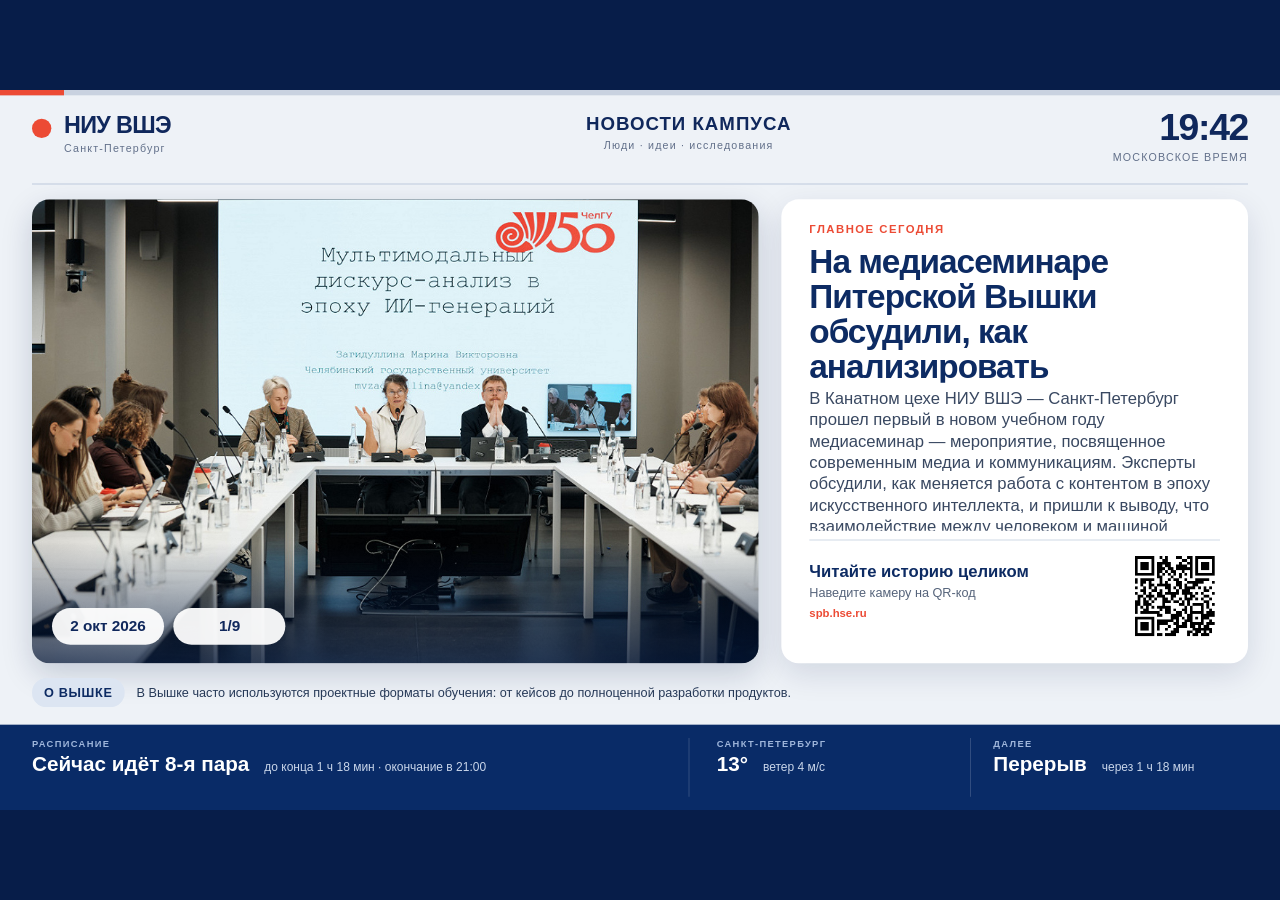
<file: index.html>
<!doctype html>
<html lang="ru">
  <head>
<link rel="icon" href="favicon.png" type="image/png" />
<link rel="shortcut icon" href="favicon.ico" />
<link rel="apple-touch-icon" href="favicon.png" />

<meta charset="utf-8">
    <meta name="viewport" content="width=device-width,initial-scale=1,maximum-scale=1,user-scalable=no">
    <title>Новости НИУ ВШЭ — 16:9 для webOS</title>
    <link rel="stylesheet" href="./app.css">
  </head>
  <body>
    <div id="viewport">
      <div id="stage">
        <div class="progress"><div id="progressBar"></div></div>

        <header class="topbar">
          <div class="brand-mark"></div>
          <div class="brand-title">НИУ ВШЭ<span>Санкт-Петербург</span></div>
          <div class="section-title">НОВОСТИ КАМПУСА<span>Люди · идеи · исследования</span></div>
          <div class="clock-panel"><strong id="clock">00:00</strong><span>МОСКОВСКОЕ ВРЕМЯ</span></div>
        </header>

        <main class="content" id="content">
          <section class="photo-card" id="photoCard">
            <div class="photo-shade"></div>
            <div class="photo-meta">
              <span id="newsDate">Новости</span>
              <span id="counter">1/9</span>
            </div>
          </section>

          <section class="story-card">
            <div class="story-kicker">ГЛАВНОЕ СЕГОДНЯ</div>
            <h1 id="headline">Загружаю новости кампуса…</h1>
            <p id="lead">Локальная версия экрана подготовлена для встроенного браузера LG webOS 1.4.</p>
            <div class="story-bottom">
              <div class="scan-copy">
                <strong>Читайте историю целиком</strong>
                <span>Наведите камеру на QR-код</span>
                <small>spb.hse.ru</small>
              </div>
              <div class="qr-box"><img id="qrImage" alt="QR-код новости"></div>
            </div>
          </section>
        </main>

        <aside class="factbar"><b>О ВЫШКЕ</b><span id="factText">Проектные форматы обучения соединяют реальные задачи, исследования и командную работу.</span></aside>

        <footer class="bottombar">
          <div class="schedule-block">
            <span class="footer-label">РАСПИСАНИЕ</span>
            <strong id="pairTitle">Учебный день</strong>
            <small id="pairSub">Определяю текущую пару…</small>
          </div>
          <div class="weather-block">
            <span class="footer-label">САНКТ-ПЕТЕРБУРГ</span>
            <strong id="weatherTemp">—°</strong>
            <small id="weatherWind">ветер — м/с</small>
          </div>
          <div class="next-block">
            <span class="footer-label">ДАЛЕЕ</span>
            <strong id="nextLabel">—</strong>
            <small id="nextIn">через —</small>
          </div>
        </footer>

        <div id="errorBanner">Не удалось прочитать локальные данные. Повторная попытка через минуту.</div>
      </div>
    </div>
    <script src="./app.js"></script>
  </body>
</html>
</file>
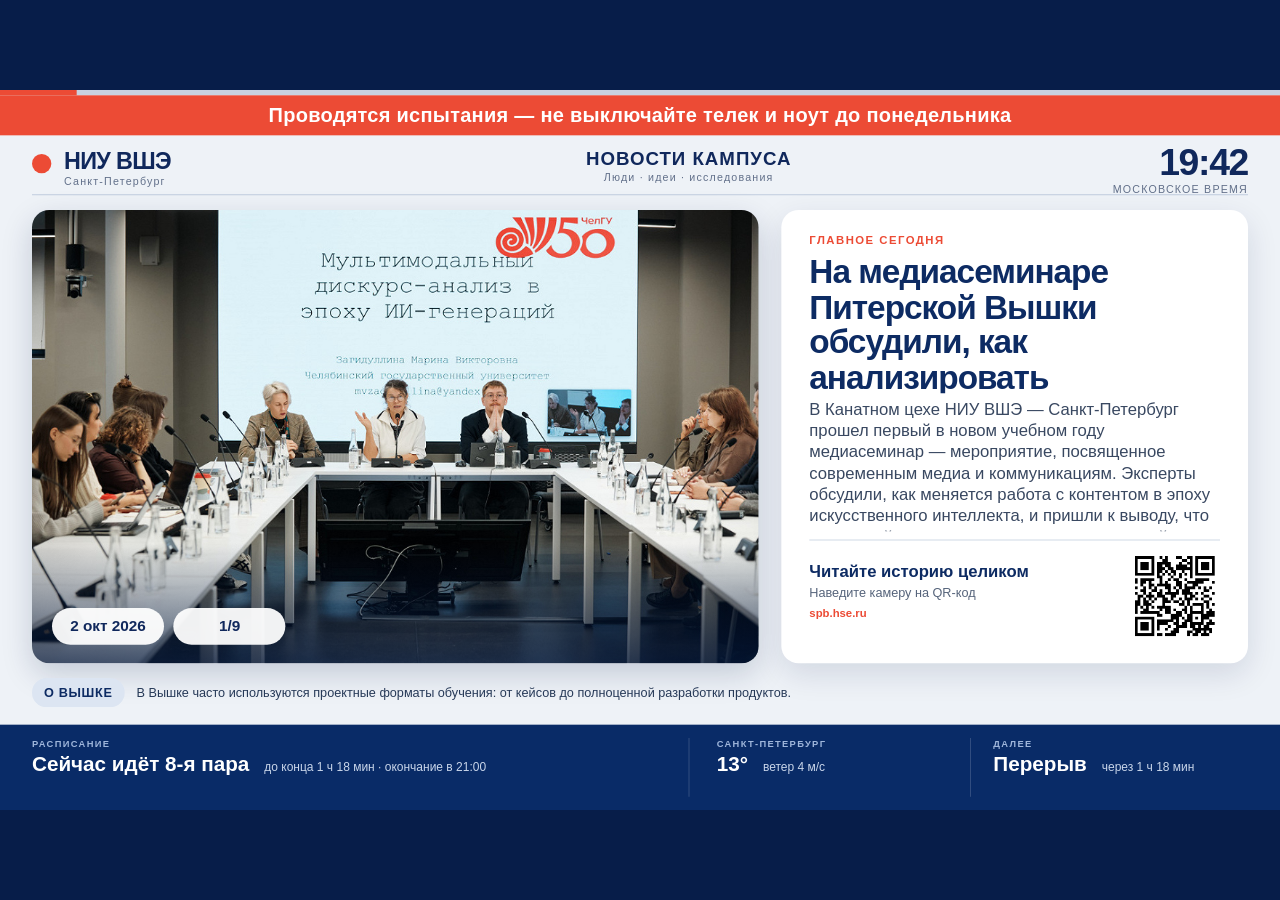
<file: test-until-monday/index.html>
<!doctype html>
<html lang="ru">
  <head>
<link rel="icon" href="favicon.png" type="image/png" />
<link rel="shortcut icon" href="favicon.ico" />
<link rel="apple-touch-icon" href="favicon.png" />

<meta charset="utf-8">
    <meta name="viewport" content="width=device-width,initial-scale=1,maximum-scale=1,user-scalable=no">
    <title>Новости НИУ ВШЭ — проводятся испытания</title>
    <link rel="stylesheet" href="./app.css">
  </head>
  <body>
    <div id="viewport">
      <div id="stage">
        <div class="progress"><div id="progressBar"></div></div>

        <div class="test-notice" role="status">Проводятся испытания — не выключайте телек и ноут до понедельника</div>

        <header class="topbar">
          <div class="brand-mark"></div>
          <div class="brand-title">НИУ ВШЭ<span>Санкт-Петербург</span></div>
          <div class="section-title">НОВОСТИ КАМПУСА<span>Люди · идеи · исследования</span></div>
          <div class="clock-panel"><strong id="clock">00:00</strong><span>МОСКОВСКОЕ ВРЕМЯ</span></div>
        </header>

        <main class="content" id="content">
          <section class="photo-card" id="photoCard">
            <div class="photo-shade"></div>
            <div class="photo-meta">
              <span id="newsDate">Новости</span>
              <span id="counter">1/9</span>
            </div>
          </section>

          <section class="story-card">
            <div class="story-kicker">ГЛАВНОЕ СЕГОДНЯ</div>
            <h1 id="headline">Загружаю новости кампуса…</h1>
            <p id="lead">Локальная версия экрана подготовлена для встроенного браузера LG webOS 1.4.</p>
            <div class="story-bottom">
              <div class="scan-copy">
                <strong>Читайте историю целиком</strong>
                <span>Наведите камеру на QR-код</span>
                <small>spb.hse.ru</small>
              </div>
              <div class="qr-box"><img id="qrImage" alt="QR-код новости"></div>
            </div>
          </section>
        </main>

        <aside class="factbar"><b>О ВЫШКЕ</b><span id="factText">Проектные форматы обучения соединяют реальные задачи, исследования и командную работу.</span></aside>

        <footer class="bottombar">
          <div class="schedule-block">
            <span class="footer-label">РАСПИСАНИЕ</span>
            <strong id="pairTitle">Учебный день</strong>
            <small id="pairSub">Определяю текущую пару…</small>
          </div>
          <div class="weather-block">
            <span class="footer-label">САНКТ-ПЕТЕРБУРГ</span>
            <strong id="weatherTemp">—°</strong>
            <small id="weatherWind">ветер — м/с</small>
          </div>
          <div class="next-block">
            <span class="footer-label">ДАЛЕЕ</span>
            <strong id="nextLabel">—</strong>
            <small id="nextIn">через —</small>
          </div>
        </footer>

        <div id="errorBanner">Не удалось прочитать локальные данные. Повторная попытка через минуту.</div>
      </div>
    </div>
    <script src="./app.js"></script>
  </body>
</html>
</file>
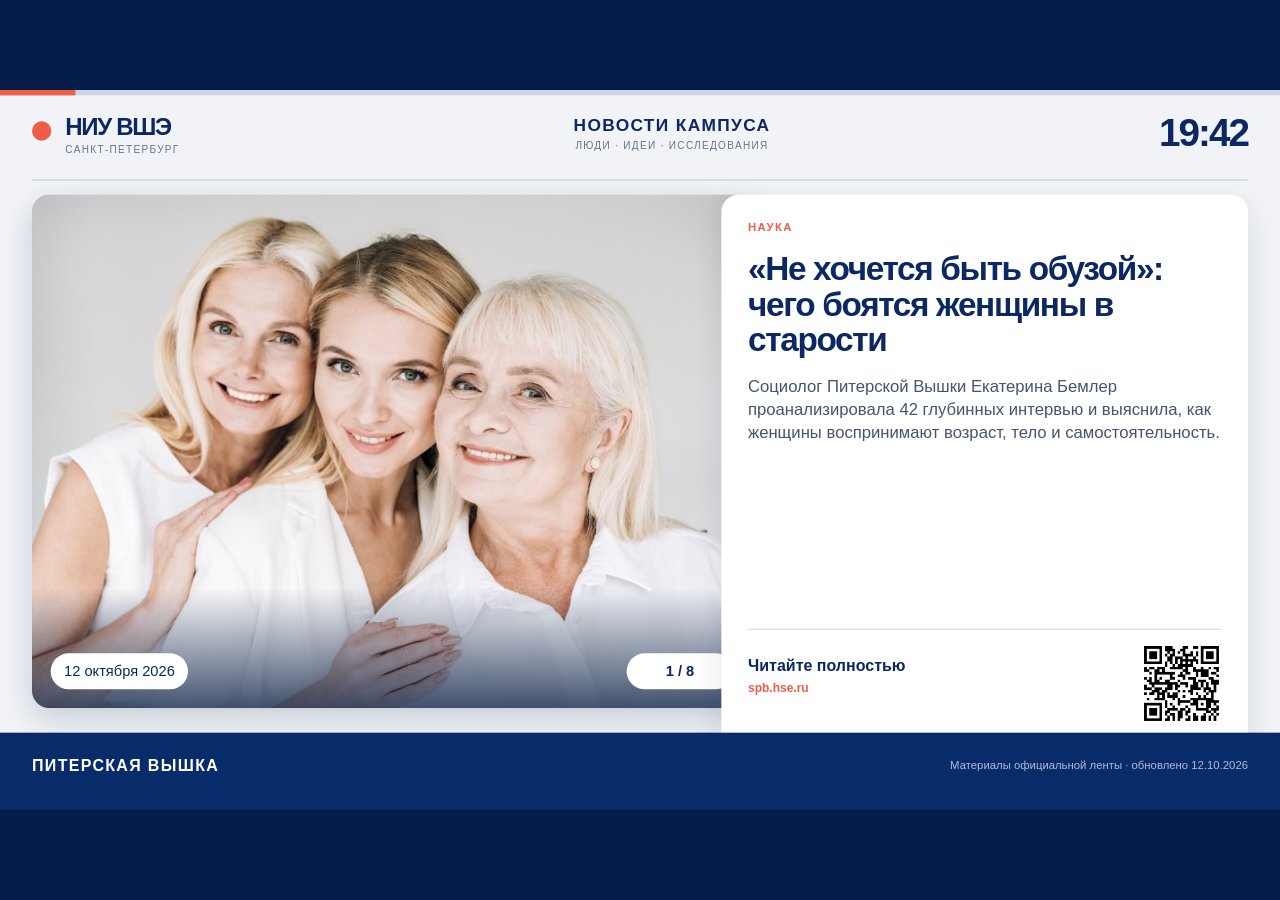
<file: hse-news/lg-horizontal/index.html>
<!doctype html>
<html lang="ru">
  <head>
<link rel="icon" href="favicon.png" type="image/png" />
<link rel="shortcut icon" href="favicon.ico" />
<link rel="apple-touch-icon" href="favicon.png" />

<meta charset="utf-8"><meta name="viewport" content="width=device-width,initial-scale=1,maximum-scale=1,user-scalable=no"><title>Новости Питерской Вышки — LG 16:9</title><link rel="stylesheet" href="app.css"></head>
  <body><div id="viewport"><div id="stage">
    <div class="progress"><div id="progress"></div></div>
    <div class="header"><span class="dot"></span><div class="brand">НИУ ВШЭ<small>Санкт-Петербург</small></div><div class="label">НОВОСТИ КАМПУСА<small>Люди · идеи · исследования</small></div><div class="clock" id="clock">00:00</div></div>
    <div class="content" id="content"><div class="photo"><img id="photo" alt=""><div class="shade"></div><span id="date">12 октября 2026</span><b id="counter">1 / 8</b></div><div class="copy"><div class="section" id="section">НАУКА</div><h1 id="title">Новости Питерской Вышки</h1><p id="lead"></p><div class="scan"><div><b>Читайте полностью</b><span>spb.hse.ru</span></div><img id="qr" alt="QR-код"></div></div></div>
    <div class="footer"><b>ПИТЕРСКАЯ ВЫШКА</b><span>Материалы официальной ленты · обновлено 12.10.2026</span></div>
  </div></div><script src="../shared/news.js"></script><script src="app.js"></script></body>
</html>
</file>
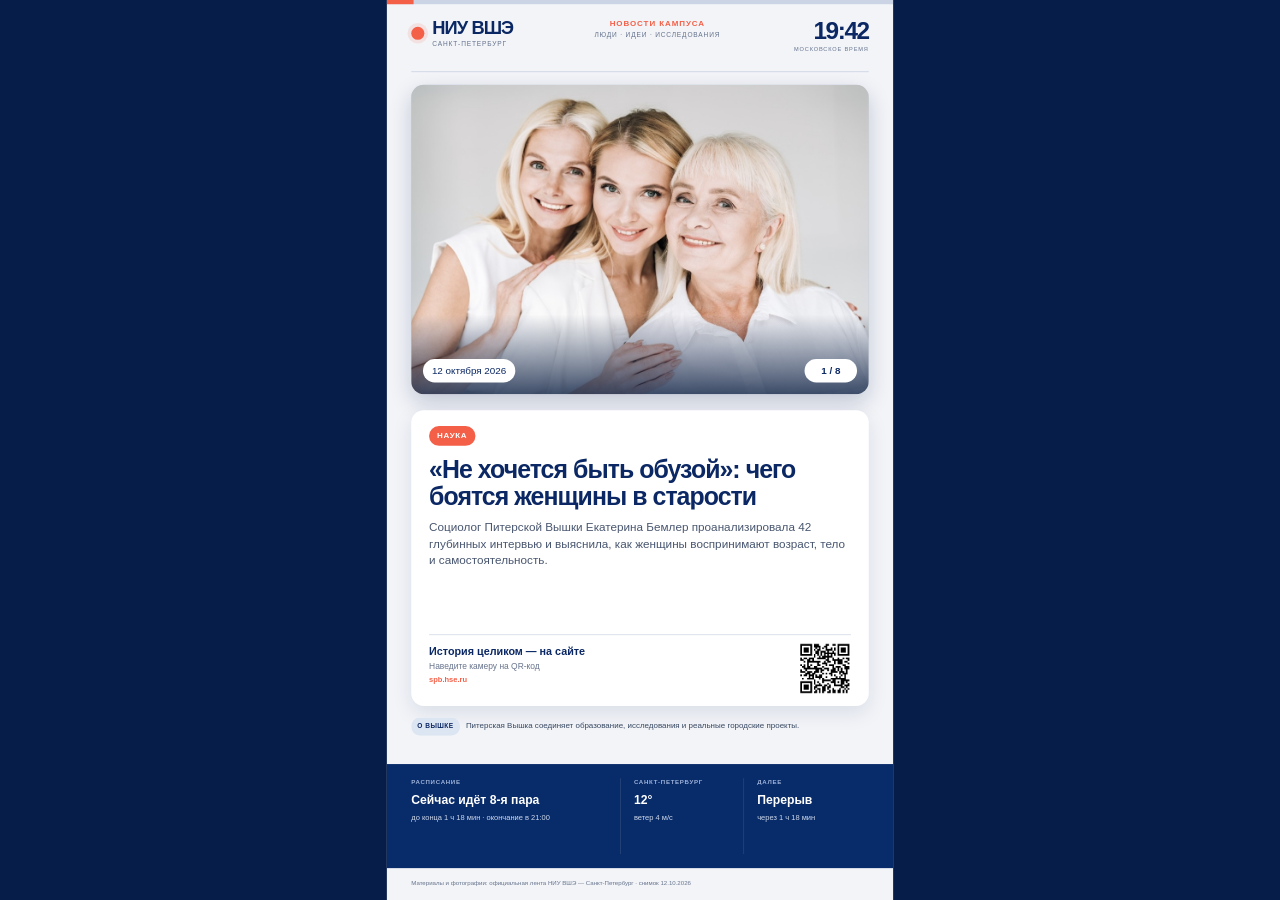
<file: hse-news/vertical/index.html>
<!doctype html>
<html lang="ru">
  <head>
<link rel="icon" href="favicon.png" type="image/png" />
<link rel="shortcut icon" href="favicon.ico" />
<link rel="apple-touch-icon" href="favicon.png" />

<meta charset="utf-8">
    <meta name="viewport" content="width=device-width,initial-scale=1">
    <meta name="theme-color" content="#071d49">
    <title>Новости Питерской Вышки — вертикальный экран</title>
    <link rel="stylesheet" href="app.css">
  </head>
  <body>
    <div id="viewport"><div id="stage">
      <div class="progress"><i id="progress"></i></div>
      <header>
        <div class="brand"><i></i><div><b>НИУ ВШЭ</b><span>Санкт-Петербург</span></div></div>
        <div class="edition"><b>Новости кампуса</b><span>Люди · идеи · исследования</span></div>
        <div class="clock"><b id="clock">00:00</b><span>Московское время</span></div>
      </header>
      <main id="story">
        <div class="photo"><img id="photo" alt=""><div class="shade"></div><span id="date">12 октября 2026</span><b id="counter">1 / 8</b></div>
        <article>
          <div class="section" id="section">Наука</div>
          <h1 id="title">Новости Питерской Вышки</h1><p id="lead"></p>
          <div class="scan"><div><b>История целиком — на сайте</b><span>Наведите камеру на QR-код</span><small>spb.hse.ru</small></div><img id="qr" alt="QR-код новости"></div>
        </article>
      </main>
      <aside class="fact"><b>О Вышке</b><span id="fact">Питерская Вышка соединяет образование, исследования и реальные городские проекты.</span></aside>
      <section class="widgets">
        <div class="schedule"><span>Расписание</span><b id="pairTitle">Учебный день</b><small id="pairSub">Определяю текущую пару…</small></div>
        <div class="weather"><span>Санкт-Петербург</span><b id="weatherTemp">12°</b><small id="weatherWind">ветер 4 м/с</small></div>
        <div class="next"><span>Далее</span><b id="nextLabel">—</b><small id="nextIn">через —</small></div>
      </section>
      <footer>Материалы и фотографии: официальная лента НИУ ВШЭ — Санкт-Петербург · снимок 12.10.2026</footer>
    </div></div>
    <script src="../shared/news.js"></script><script src="app.js"></script>
  </body>
</html>
</file>
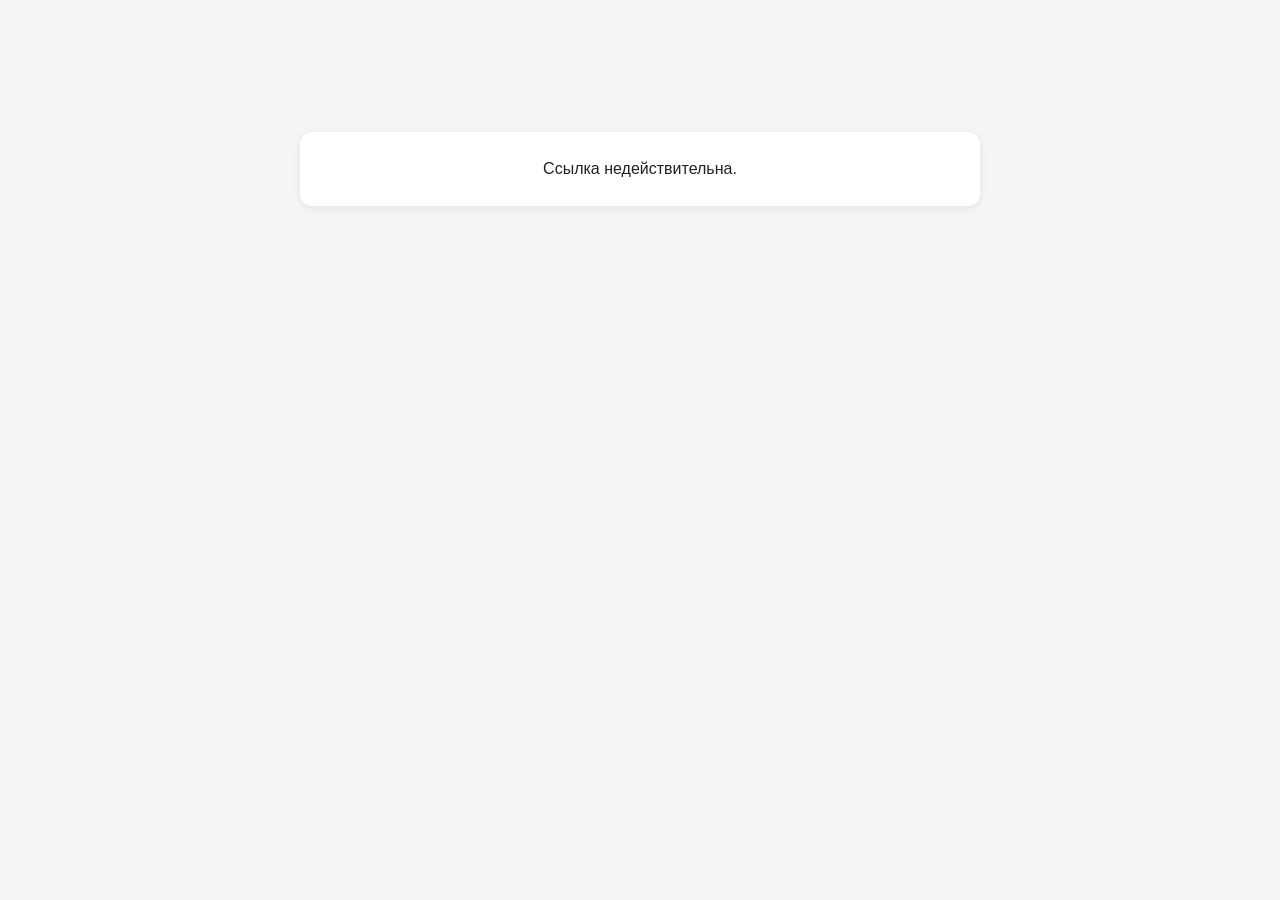
<file: x/1facbbb5fc240b8454485be53602d029/index.html>
<!doctype html>
<html lang="ru">
  <head>
<link rel="icon" href="favicon.png" type="image/png" />
<link rel="shortcut icon" href="favicon.ico" />
<link rel="apple-touch-icon" href="favicon.png" />

<meta charset="utf-8">
    <meta name="viewport" content="width=device-width,initial-scale=1">
    <meta name="robots" content="noindex, nofollow, noarchive, nosnippet, noimageindex">
    <meta name="googlebot" content="noindex, nofollow, noarchive, nosnippet, noimageindex">
    <meta name="bingbot" content="noindex, nofollow, noarchive, nosnippet, noimageindex">
    <meta name="referrer" content="no-referrer">
    <title>Страница</title>
    <style>
      body { font-family: Arial, sans-serif; margin: 0; background: #f5f5f5; color: #222; }
      main { max-width: 680px; margin: 12vh auto; padding: 24px; text-align: center; }
      .card { background: #fff; padding: 28px; border-radius: 12px; box-shadow: 0 2px 8px rgba(0,0,0,.08); }
    </style>
  </head>
  <body>
    <main><div class="card" id="status">Открываю страницу…</div></main>
    <script>
      (async function () {
        function decodeKey(value) {
          var base64 = value.replace(/-/g, "+").replace(/_/g, "/");
          while (base64.length % 4) { base64 += "="; }
          var binary = atob(base64);
          var bytes = new Uint8Array(binary.length);
          for (var i = 0; i < binary.length; i += 1) { bytes[i] = binary.charCodeAt(i); }
          return bytes;
        }

        try {
          var encodedKey = location.hash.slice(1);
          if (!encodedKey) { throw new Error("missing key"); }
          var response = await fetch("./payload.bin", { cache: "no-store" });
          if (!response.ok) { throw new Error("payload unavailable"); }
          var payload = new Uint8Array(await response.arrayBuffer());
          var key = await crypto.subtle.importKey("raw", decodeKey(encodedKey), "AES-GCM", false, ["decrypt"]);
          var plaintext = await crypto.subtle.decrypt(
            { name: "AES-GCM", iv: payload.slice(0, 12) },
            key,
            payload.slice(12),
          );
          var html = new TextDecoder("utf-8").decode(plaintext);
          document.open();
          document.write(html);
          document.close();
        } catch (error) {
          document.getElementById("status").textContent = "Ссылка недействительна.";
        }
      }());
    </script>
  </body>
</html>
</file>
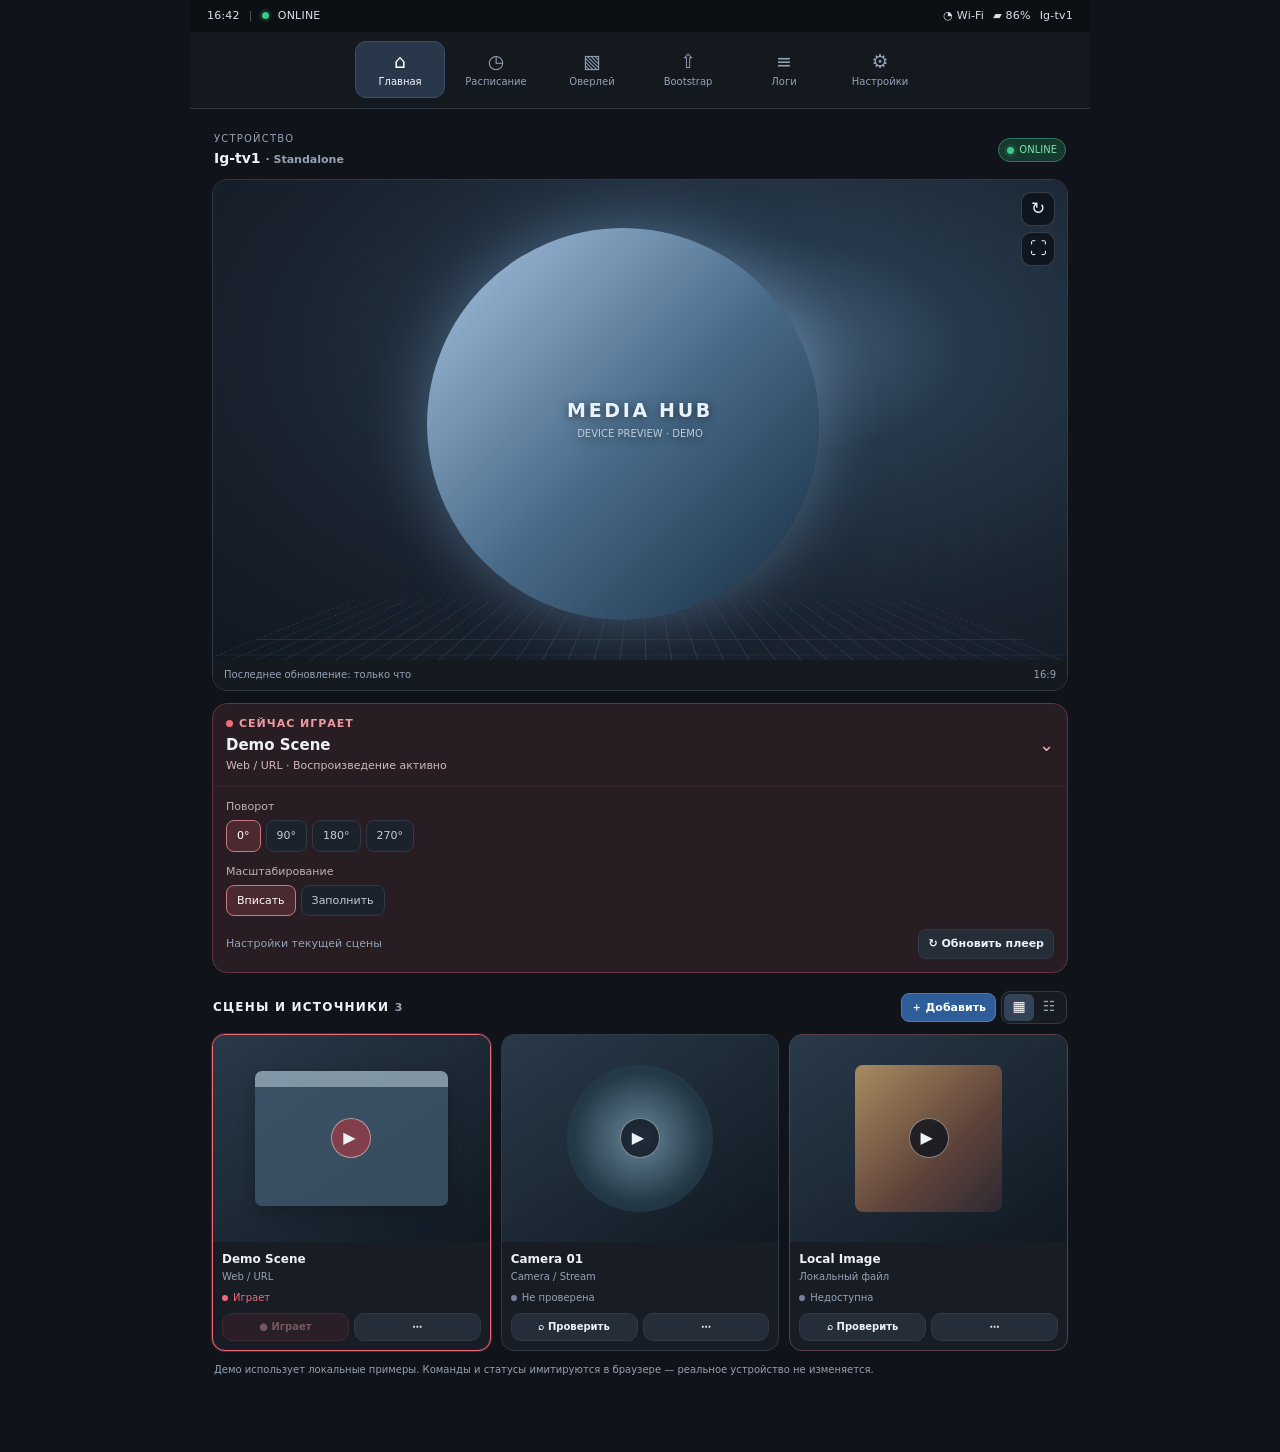
<file: media_hub_mobile_demo.html>
<!DOCTYPE html>
<html lang="ru">
<head>
<link rel="icon" href="favicon.png" type="image/png" />
<link rel="shortcut icon" href="favicon.ico" />
<link rel="apple-touch-icon" href="favicon.png" />

<meta charset="UTF-8">
<meta name="viewport" content="width=device-width, initial-scale=1, viewport-fit=cover">
<meta name="theme-color" content="#11151b">
<title>Media Hub — Mobile UI Demo</title>
<style>
:root{
  color-scheme:dark;--bg:#101319;--panel:#181d25;--panel2:#202631;--panel3:#252d39;
  --line:#303946;--text:#edf2f8;--muted:#95a2b3;--accent:#8ab4ff;--accent2:#3b82f6;
  --yellow:#f4c95d;--green:#39c98a;--red:#f06b75;--radius:15px;
  font-family:Inter,ui-sans-serif,system-ui,-apple-system,BlinkMacSystemFont,"Segoe UI",sans-serif;
}
*{box-sizing:border-box}body{margin:0;background:var(--bg);color:var(--text);font-size:14px;line-height:1.4}
button,input,select,textarea{font:inherit}button{cursor:pointer;color:inherit}
button:focus-visible,input:focus-visible,select:focus-visible,textarea:focus-visible{outline:2px solid var(--accent);outline-offset:2px}
.app{max-width:900px;min-height:100vh;margin:auto;background:var(--bg);padding-bottom:28px}
.statusbar{height:32px;padding:0 17px;display:flex;align-items:center;justify-content:space-between;background:#0c0f14;color:#d9e0ea;font-size:11px;letter-spacing:.02em}
.status-left,.status-right{display:flex;align-items:center;gap:9px}.live-dot{width:7px;height:7px;border-radius:50%;background:var(--green);display:inline-block;box-shadow:0 0 0 3px #39c98a20}
.nav{display:flex;gap:6px;padding:9px 10px 10px;overflow-x:auto;scrollbar-width:none;background:#141920;border-bottom:1px solid var(--line);position:sticky;top:0;z-index:20}
.nav::-webkit-scrollbar{display:none}.nav-btn{flex:1 0 66px;min-width:61px;border:1px solid transparent;background:transparent;border-radius:11px;padding:7px 4px 6px;color:var(--muted);display:flex;align-items:center;justify-content:center;flex-direction:column;gap:4px;min-height:57px}
.nav-btn .ico{font-size:19px;line-height:1}.nav-btn small{font-size:10px;white-space:nowrap}.nav-btn.active{background:#29374a;color:#f4f8ff;border-color:#3b506b}.nav-btn:active{transform:scale(.98)}
main{padding:16px 13px 28px}.page{display:none;animation:fade .16s ease}.page.active{display:block}@keyframes fade{from{opacity:.55;transform:translateY(3px)}to{opacity:1;transform:none}}
.page-heading{display:flex;align-items:center;justify-content:space-between;gap:12px;margin:2px 1px 13px}.page-heading h1{font-size:19px;margin:0;font-weight:750;letter-spacing:-.03em}.eyebrow{font-size:10px;color:var(--muted);text-transform:uppercase;letter-spacing:.12em;margin-bottom:3px}
.device-row{display:flex;justify-content:space-between;align-items:center;margin:1px 2px 10px}.device-name{font-weight:700;font-size:14px}.subtle{color:var(--muted);font-size:11px}.status-pill{border:1px solid #2e7559;background:#16392e;color:#78e4b2;border-radius:30px;padding:4px 8px;font-size:10px;display:inline-flex;align-items:center;gap:5px}
.card{background:var(--panel);border:1px solid var(--line);border-radius:var(--radius);overflow:hidden;margin-bottom:12px}.card-pad{padding:13px}.section-title{font-size:11px;letter-spacing:.09em;text-transform:uppercase;color:var(--muted);font-weight:750}.row{display:flex;align-items:center;gap:9px}.between{display:flex;align-items:center;justify-content:space-between;gap:10px}.grow{flex:1;min-width:0}
.preview{position:relative;aspect-ratio:16/9;background:#222b38;overflow:hidden;display:grid;place-items:center;isolation:isolate}
.preview-art{position:absolute;inset:0;background:radial-gradient(ellipse at 65% 35%,#47617b 0,#26394b 25%,#19222e 65%,#111820 100%)}
.preview-art:before{content:"";position:absolute;width:46%;aspect-ratio:1;border-radius:50%;background:linear-gradient(135deg,#a9c5e2,#496b89 52%,#172d42);left:25%;top:10%;filter:blur(.3px);box-shadow:0 0 65px #9ac9f855}
.preview-art:after{content:"";position:absolute;left:-5%;right:-5%;bottom:-38%;height:70%;background:repeating-linear-gradient(90deg,#344a5d 0 1px,transparent 1px 28px),repeating-linear-gradient(0deg,#344a5d 0 1px,transparent 1px 28px);transform:perspective(170px) rotateX(42deg);opacity:.7}
.preview-label{z-index:1;text-align:center;color:#e7f1fb;text-shadow:0 2px 10px #0008}.preview-label strong{display:block;font-size:clamp(13px,3vw,19px);letter-spacing:.14em}.preview-label small{font-size:10px;color:#bdccdc}
.preview-tools{position:absolute;right:9px;top:9px;display:flex;flex-direction:column;gap:6px;z-index:3}.icon-btn{width:34px;height:34px;border-radius:10px;background:#0b1018c9;border:1px solid #ffffff2b;display:grid;place-items:center;font-size:17px}.icon-btn:hover{background:#36465b}
.preview-foot{padding:8px 11px;display:flex;justify-content:space-between;align-items:center;font-size:10px;color:var(--muted);background:#151a21}
.playing-card{background:#281d23;border-color:#63343c}.playing-head{display:flex;align-items:center;justify-content:space-between;gap:8px;padding:12px 13px;cursor:pointer}.playing-head .section-title{color:#ef9aa1}.playing-name{font-size:15px;font-weight:750;margin-top:4px}.playing-meta{font-size:11px;color:#d2b9bd;margin-top:2px}.playing-dot{display:inline-block;width:7px;height:7px;background:var(--red);border-radius:50%;margin-right:6px}.chev{color:#e7b6bb;font-size:18px}.playing-details{padding:0 13px 13px;border-top:1px solid #63343c55}.control-label{font-size:11px;color:#c7aeb3;margin:12px 0 6px}.segmented{display:flex;gap:5px;flex-wrap:wrap}.segmented button{border:1px solid var(--line);background:#1c222b;border-radius:8px;padding:7px 10px;font-size:11px;color:#c2ccd8}.segmented button.selected{border-color:#cf777f;background:#4a2930;color:#fff}.btn{border:1px solid var(--line);background:var(--panel3);border-radius:10px;padding:9px 12px;font-size:12px;font-weight:650;display:inline-flex;align-items:center;justify-content:center;gap:7px}
.btn.primary{background:#2e5d99;border-color:#477dbb;color:white}.btn.ghost{background:transparent}.btn.danger{background:#48252c;border-color:#7d3d47;color:#ffb2b8}.btn.small{padding:6px 9px;font-size:11px;border-radius:8px}.btn:disabled{opacity:.4;cursor:not-allowed}.section-header{display:flex;align-items:center;justify-content:space-between;gap:8px;margin:18px 1px 10px}.section-header h2{font-size:12px;margin:0;letter-spacing:.1em;text-transform:uppercase}.tool-group{display:flex;align-items:center;gap:5px}.toggle-view{display:flex;border:1px solid var(--line);border-radius:9px;padding:2px;background:#171c23}.toggle-view button{border:0;background:transparent;border-radius:6px;color:var(--muted);width:30px;height:27px}.toggle-view button.active{background:#344357;color:white}
.scene-grid{display:grid;grid-template-columns:repeat(2,minmax(0,1fr));gap:10px}.scene-card{border:1px solid var(--line);border-radius:13px;background:var(--panel);overflow:hidden;min-width:0;transition:border-color .15s,box-shadow .15s}.scene-card.selected{border-color:var(--yellow);box-shadow:0 0 0 1px #f4c95d40}.scene-card.ready{border-color:#27845f}.scene-card.current{border-color:var(--red);box-shadow:0 0 0 1px #f06b7540}.scene-card.unavailable{border-color:#5a4146}.scene-thumb{height:auto;aspect-ratio:4/3;position:relative;display:grid;place-items:center;background:linear-gradient(145deg,#293a4a,#111922);overflow:hidden;cursor:pointer}.scene-thumb:before{content:"";position:absolute;width:53%;aspect-ratio:1;border-radius:50%;background:radial-gradient(circle at 35% 30%,#8ba9c3,#344a5e 60%,#17232e);opacity:.75}.scene-thumb.web:before{width:70%;height:65%;aspect-ratio:auto;border-radius:7px;background:linear-gradient(#a2b8c9 0 12%,#425c71 12% 100%);box-shadow:0 6px 20px #0005}.scene-thumb.camera:before{background:radial-gradient(circle,#7ea3b6,#253c4b 65%)}.scene-thumb.file:before{border-radius:8px;background:linear-gradient(135deg,#d4a96a,#754c3c 60%,#352c34)}.scene-thumb .play-overlay{position:relative;z-index:1;width:40px;height:40px;border-radius:50%;background:#0a111bc2;border:1px solid #ffffff70;display:grid;place-items:center;font-size:16px;padding-left:2px}.scene-card.current .play-overlay{background:#8f3d49d9}.scene-card.selected .play-overlay{background:#98752dce}.scene-card-body{padding:9px}.scene-name{font-size:12px;font-weight:750;white-space:nowrap;overflow:hidden;text-overflow:ellipsis}.scene-type{font-size:10px;color:var(--muted);margin-top:2px}.scene-state{display:flex;align-items:center;gap:5px;font-size:10px;margin-top:7px;color:var(--muted)}.state-dot{width:6px;height:6px;border-radius:50%;background:#758295;flex:none}.state-ready{color:var(--green)}.state-ready .state-dot{background:var(--green)}.state-current{color:var(--red)}.state-current .state-dot{background:var(--red)}.state-checking{color:var(--yellow)}.state-checking .state-dot{background:var(--yellow);animation:pulse .8s infinite alternate}@keyframes pulse{to{opacity:.3}}
.scene-actions{display:flex;justify-content:space-between;gap:5px;margin-top:8px}.scene-actions .btn{flex:1;padding:6px 5px;font-size:10px}.scene-list{display:flex;flex-direction:column;gap:7px}.scene-line{display:flex;align-items:center;gap:10px;border:1px solid var(--line);background:var(--panel);border-radius:12px;padding:9px;min-width:0}.scene-line.selected{border-color:var(--yellow)}.scene-line.ready{border-color:#27845f}.scene-line.current{border-color:var(--red)}.line-thumb{width:51px;height:43px;flex:none;border-radius:8px;background:linear-gradient(135deg,#41586d,#18232f);display:grid;place-items:center;font-size:16px}.line-info{flex:1;min-width:0}.line-name{font-weight:750;font-size:12px;overflow:hidden;text-overflow:ellipsis;white-space:nowrap}.line-meta{font-size:10px;color:var(--muted);margin-top:2px}.line-actions{display:flex;gap:4px}.line-actions .btn{padding:6px 7px}
.empty{border:1px dashed var(--line);border-radius:12px;padding:25px 15px;text-align:center;color:var(--muted)}.empty strong{display:block;color:var(--text);margin-bottom:5px}
.field{display:flex;flex-direction:column;gap:6px;margin:12px 0}.field label{font-size:11px;color:#b7c1cf;font-weight:650}.field input,.field select,.field textarea,.search{width:100%;min-width:0;background:#10151c;border:1px solid #35404e;border-radius:9px;color:var(--text);padding:10px 11px;font-size:12px}.field textarea{min-height:75px;resize:vertical}.field input::placeholder,.field textarea::placeholder{color:#667486}.help{font-size:10px;color:var(--muted);margin-top:2px}.form-actions{display:flex;justify-content:flex-end;gap:7px;margin-top:16px}.notice{border:1px solid #36516d;background:#1a2a3b;color:#c9def8;border-radius:10px;padding:10px 11px;font-size:11px;margin:10px 0}.notice.warn{border-color:#775d2b;background:#322a19;color:#f3d894}.notice.error{border-color:#75404a;background:#321e24;color:#ffb4bc}.notice.success{border-color:#2c6d53;background:#183126;color:#9be8c3}
.switch{width:39px;height:23px;border-radius:20px;background:#414c5a;border:0;padding:3px;display:inline-flex;align-items:center;flex:none;transition:background .15s}.switch:after{content:"";width:17px;height:17px;border-radius:50%;background:#d7dfe8;transition:transform .15s}.switch.on{background:#267a58}.switch.on:after{transform:translateX(16px);background:#fff}.setting-row{display:flex;align-items:center;justify-content:space-between;gap:12px;padding:12px 0;border-bottom:1px solid #2c3440}.setting-row:last-child{border-bottom:0}.setting-title{font-size:12px;font-weight:650}.setting-desc{font-size:10px;color:var(--muted);margin-top:3px}.chip{display:inline-flex;align-items:center;border:1px solid var(--line);background:#202733;border-radius:7px;padding:4px 7px;font-size:10px;color:#c3cfdd}.event{display:grid;grid-template-columns:54px 12px minmax(0,1fr) auto;align-items:center;gap:8px;padding:12px 0;border-bottom:1px solid #2b333e}.event:last-child{border-bottom:0}.event-time{font-size:12px;font-weight:750;font-variant-numeric:tabular-nums}.event-rail{height:37px;width:2px;background:#435c77;position:relative;justify-self:center}.event-rail:before{content:"";position:absolute;width:8px;height:8px;border-radius:50%;background:var(--accent);left:-3px;top:4px}.event-title{font-weight:700;font-size:12px}.event-sub{font-size:10px;color:var(--muted);margin-top:2px}.preview-overlay{position:relative;aspect-ratio:16/9;border:1px solid var(--line);border-radius:12px;overflow:hidden;background:linear-gradient(140deg,#243443,#121821);display:grid;place-items:center}.overlay-demo{position:absolute;left:12px;right:12px;bottom:12px;display:flex;justify-content:space-between;align-items:end}.overlay-logo{font-size:11px;font-weight:850;letter-spacing:.12em;background:#e9f1f9;color:#17202a;padding:6px 8px;border-radius:4px}.overlay-lower{font-size:10px;background:#111923cc;border-left:3px solid var(--accent);padding:7px 9px;max-width:65%}.layer-row{display:flex;align-items:center;gap:10px;padding:10px 0;border-bottom:1px solid #2b333e}.layer-row:last-child{border:0}.layer-icon{width:32px;height:32px;border-radius:8px;background:#283545;display:grid;place-items:center}.layer-row .grow{font-size:12px;font-weight:650}.log-row{padding:11px 0;border-bottom:1px solid #2b333e}.log-row:last-child{border-bottom:0}.log-top{display:flex;align-items:center;gap:7px;font-size:10px}.log-level{font-size:9px;font-weight:800;padding:3px 6px;border-radius:5px;background:#293747;color:#b9d7ff}.log-level.warn{background:#45391f;color:#f3d48a}.log-level.error{background:#48252c;color:#ffabb4}.log-message{font-size:12px;margin-top:5px;overflow-wrap:anywhere}.log-context{font-size:10px;color:var(--muted);margin-top:3px}.filter-row{display:flex;gap:7px;margin:12px 0}.filter-row>*{flex:1;min-width:0}.check-row{display:flex;align-items:center;gap:9px;font-size:12px;padding:7px 0}.check-row input{accent-color:#7aa7e8;width:15px;height:15px}.order-controls{display:flex;gap:4px}.order-controls button{border:1px solid var(--line);background:#202733;border-radius:6px;width:27px;height:27px;color:#c8d2df}.modal-backdrop{position:fixed;inset:0;background:#05080dcc;z-index:100;display:none;align-items:flex-end;justify-content:center;padding:0}.modal-backdrop.show{display:flex}.modal{width:100%;max-width:600px;max-height:91dvh;overflow:auto;background:#181e27;border:1px solid #3b4655;border-radius:20px 20px 0 0;padding:17px 15px calc(18px + env(safe-area-inset-bottom));box-shadow:0 -12px 45px #0008}.modal h2{font-size:17px;margin:0}.modal-head{display:flex;justify-content:space-between;align-items:center;gap:10px;margin-bottom:12px}.modal-close{border:0;background:#2b3440;border-radius:9px;width:32px;height:32px;font-size:18px}.toast{position:fixed;z-index:200;bottom:20px;left:50%;transform:translate(-50%,20px);opacity:0;pointer-events:none;background:#e4edf7;color:#111923;border-radius:12px;padding:10px 14px;box-shadow:0 6px 30px #0007;font-size:12px;font-weight:700;transition:.2s;max-width:calc(100% - 28px)}.toast.show{opacity:1;transform:translate(-50%,0)}.fullscreen-view{position:fixed;inset:0;background:#070a0f;z-index:150;display:none;align-items:center;justify-content:center;padding:16px}.fullscreen-view.show{display:flex}.fullscreen-view .preview{width:min(100%,1200px);border-radius:10px}.fullscreen-close{position:absolute;right:16px;top:16px;z-index:3}.muted-btn{color:var(--muted)}.danger-text{color:#ff9aa4}.footnote{font-size:10px;color:var(--muted);margin:12px 2px}.page-stack{display:flex;flex-direction:column;gap:12px}
@media(min-width:650px){main{padding:22px 22px 35px}.scene-grid{grid-template-columns:repeat(3,minmax(0,1fr))}.nav{justify-content:center}.nav-btn{flex:0 1 90px}.modal-backdrop{align-items:center;padding:20px}.modal{border-radius:18px;padding:20px}.preview-tools{right:12px;top:12px}}
@media(max-width:370px){main{padding:12px 9px 22px}.nav{padding-left:6px;padding-right:6px;gap:3px}.nav-btn{min-width:55px;flex-basis:55px}.scene-grid{gap:7px}.scene-card-body{padding:7px}.scene-actions .btn{font-size:9px}.page-heading h1{font-size:17px}}
</style>
</head>
<body>
<div class="app">
  <div class="statusbar">
    <div class="status-left"><span id="clock">17:21</span><span style="opacity:.35">|</span><span class="live-dot"></span><span id="connectionText">ONLINE</span></div>
    <div class="status-right"><span title="Wi-Fi">◔ Wi-Fi</span><span title="Устройство">▰ 86%</span><span id="deviceMini">Ig-tv1</span></div>
  </div>
  <nav class="nav" aria-label="Основная навигация">
    <button class="nav-btn active" data-page="home"><span class="ico">⌂</span><small>Главная</small></button>
    <button class="nav-btn" data-page="schedule"><span class="ico">◷</span><small>Расписание</small></button>
    <button class="nav-btn" data-page="overlay"><span class="ico">▧</span><small>Оверлей</small></button>
    <button class="nav-btn" data-page="bootstrap"><span class="ico">⇧</span><small>Bootstrap</small></button>
    <button class="nav-btn" data-page="logs"><span class="ico">≡</span><small>Логи</small></button>
    <button class="nav-btn" data-page="settings"><span class="ico">⚙</span><small>Настройки</small></button>
  </nav>
  <main>
    <section class="page active" id="page-home">
      <div class="device-row">
        <div><div class="eyebrow">Устройство</div><div class="device-name" id="deviceName">Ig-tv1 <span class="subtle">· Standalone</span></div></div>
        <span class="status-pill" id="deviceStatus"><span class="live-dot"></span> ONLINE</span>
      </div>
      <div class="card">
        <div class="preview" id="mainPreview">
          <div class="preview-art"></div>
          <div class="preview-label"><strong>MEDIA HUB</strong><small>DEVICE PREVIEW · DEMO</small></div>
          <div class="preview-tools"><button class="icon-btn" id="refreshShot" title="Обновить скриншот">↻</button><button class="icon-btn" id="fullscreenShot" title="Полный экран">⛶</button></div>
        </div>
        <div class="preview-foot"><span id="shotStatus">Последнее обновление: только что</span><span>16:9</span></div>
      </div>
      <div class="card playing-card" id="playingCard">
        <div class="playing-head" id="playingToggle">
          <div class="grow"><div class="section-title"><span class="playing-dot"></span>Сейчас играет</div><div class="playing-name" id="playingName">Demo Scene</div><div class="playing-meta" id="playingMeta">Web / URL · Воспроизведение активно</div></div>
          <span class="chev" id="playingChevron">⌄</span>
        </div>
        <div class="playing-details" id="playingDetails">
          <div class="control-label">Поворот</div>
          <div class="segmented" id="rotationGroup"><button class="selected" data-rotation="0">0°</button><button data-rotation="90">90°</button><button data-rotation="180">180°</button><button data-rotation="270">270°</button></div>
          <div class="control-label">Масштабирование</div>
          <div class="segmented" id="scaleGroup"><button class="selected" data-scale="fit">Вписать</button><button data-scale="fill">Заполнить</button></div>
          <div class="row" style="margin-top:13px;justify-content:space-between"><span class="subtle">Настройки текущей сцены</span><button class="btn small" id="reloadPlayer">↻ Обновить плеер</button></div>
        </div>
      </div>
      <div class="section-header">
        <h2>Сцены и источники <span class="subtle" id="sceneCount">3</span></h2>
        <div class="tool-group"><button class="btn small primary" id="addScene">＋ Добавить</button><div class="toggle-view"><button class="active" data-view="grid" title="Карточки">▦</button><button data-view="list" title="Строки">☷</button></div></div>
      </div>
      <div id="sceneContainer"></div>
      <div class="footnote">Демо использует локальные примеры. Команды и статусы имитируются в браузере — реальное устройство не изменяется.</div>
    </section>

    <section class="page" id="page-schedule">
      <div class="page-heading"><div><div class="eyebrow">Автоматизация</div><h1>Расписание</h1></div><button class="btn primary" id="addEvent">＋ Событие</button></div>
      <div class="card card-pad">
        <div class="setting-row" style="padding-top:0"><div><div class="setting-title">Автоматическое воспроизведение</div><div class="setting-desc">Исполнять сохранённые события</div></div><button class="switch on" data-switch="scheduleEnabled" aria-label="Включить расписание"></button></div>
        <div class="between" style="margin-top:12px"><div><div class="section-title">Сегодня</div><div style="font-size:16px;font-weight:750;margin-top:3px" id="todayLabel">16 октября 2026</div></div><span class="chip">Локальное расписание</span></div>
        <div id="eventList" style="margin-top:8px"></div>
      </div>
      <div class="notice">Демо показывает пример расписания. В реальной версии нужно явно указывать, где исполняются события: на устройстве или локальном контроллере.</div>
    </section>

    <section class="page" id="page-overlay">
      <div class="page-heading"><div><div class="eyebrow">Графический слой</div><h1>Оверлей</h1></div><button class="switch on" data-switch="overlayEnabled" aria-label="Включить оверлей"></button></div>
      <div class="card card-pad">
        <div class="between" style="margin-bottom:10px"><div><div class="section-title">Предпросмотр</div><div class="subtle">Условная композиция поверх видео</div></div><span class="chip" id="overlayStatus">Включён</span></div>
        <div class="preview-overlay" id="overlayPreview"><div style="color:#e5eef8;font-size:11px;letter-spacing:.2em">VIDEO CONTENT</div><div class="overlay-demo"><div class="overlay-logo" id="overlayLogo">MEDIA HUB</div><div class="overlay-lower" id="overlayCaption">Трансляция · Demo Scene</div></div></div>
        <div class="field"><label for="overlayText">Текст нижней плашки</label><input id="overlayText" value="Трансляция · Demo Scene"></div>
        <div class="setting-row"><div><div class="setting-title">Логотип</div><div class="setting-desc">Показывать брендовый слой</div></div><button class="switch on" data-switch="logoEnabled" aria-label="Логотип"></button></div>
        <div class="setting-row"><div><div class="setting-title">Нижняя плашка</div><div class="setting-desc">Текст поверх изображения</div></div><button class="switch on" data-switch="captionEnabled" aria-label="Нижняя плашка"></button></div>
        <div class="form-actions"><button class="btn" id="resetOverlay">Сбросить</button><button class="btn primary" id="applyOverlay">Применить</button></div>
      </div>
      <div class="card card-pad"><div class="between" style="margin-bottom:6px"><div class="section-title">Слои</div><button class="btn small" id="addLayer">＋ Добавить слой</button></div><div id="layerList"></div></div>
    </section>

    <section class="page" id="page-bootstrap">
      <div class="page-heading"><div><div class="eyebrow">Запуск устройства</div><h1>Bootstrap</h1></div><span class="chip">Конфигурация</span></div>
      <div class="card card-pad">
        <div class="setting-row" style="padding-top:0"><div><div class="setting-title">Автозапуск плеера</div><div class="setting-desc">Запускать плеер при старте</div></div><button class="switch on" data-switch="autostart" aria-label="Автозапуск плеера"></button></div>
        <div class="field"><label for="startupScene">Стартовая сцена</label><select id="startupScene"></select><div class="help">Выбор сцены не означает, что её запуск уже проверен.</div></div>
        <div class="field"><label for="startupMode">Поведение при запуске</label><select id="startupMode"><option value="last">Восстановить последнюю сцену</option><option value="fixed">Запустить выбранную сцену</option><option value="idle">Запуститься без воспроизведения</option></select></div>
        <div class="setting-row"><div><div class="setting-title">Локальные ресурсы</div><div class="setting-desc" id="resourceStatus">Проверка в демо не выполнялась</div></div><span class="chip" id="resourceChip">Не проверено</span></div>
        <div class="form-actions"><button class="btn" id="checkConfig">Проверить конфигурацию</button><button class="btn primary" id="saveBootstrap">Сохранить</button></div>
      </div>
      <div class="notice warn">Реальный автозапуск зависит от возможностей целевой платформы и системных ограничений. Этот макет не меняет настройки ОС.</div>
    </section>

    <section class="page" id="page-logs">
      <div class="page-heading"><div><div class="eyebrow">Диагностика</div><h1>Логи устройства</h1></div><button class="btn" id="refreshLogs">↻ Обновить</button></div>
      <div class="card card-pad">
        <div class="filter-row"><select id="logLevel" aria-label="Уровень логов"><option value="ALL">Все уровни</option><option value="INFO">INFO</option><option value="WARN">WARN</option><option value="ERROR">ERROR</option></select><input id="logSearch" class="search" placeholder="Поиск по сообщениям…" aria-label="Поиск"></div>
        <div class="between"><span class="subtle" id="logCount">4 записи</span><button class="btn small" id="copyLogs">Копировать видимые</button></div>
        <div id="logList"></div>
        <div class="form-actions"><button class="btn" id="loadMoreLogs">Загрузить ещё</button></div>
      </div>
    </section>

    <section class="page" id="page-settings">
      <div class="page-heading"><div><div class="eyebrow">Персонализация</div><h1>Настройки</h1></div><button class="btn" id="resetSettings">Сбросить</button></div>
      <div class="card card-pad">
        <div class="section-title" style="margin-bottom:4px">Интерфейс</div>
        <div class="setting-row"><div><div class="setting-title">Вид списка сцен</div><div class="setting-desc">Карточки или компактные строки</div></div><select id="defaultView" style="width:118px;background:#10151c;color:var(--text);border:1px solid var(--line);border-radius:8px;padding:7px;font-size:11px"><option value="grid">Карточки</option><option value="list">Строки</option></select></div>
        <div class="setting-row"><div><div class="setting-title">Показывать статусную строку</div><div class="setting-desc">Время и состояние устройства</div></div><button class="switch on" data-switch="showStatusbar" aria-label="Показывать статусную строку"></button></div>
        <div class="section-title" style="margin:17px 0 5px">Навигация · видимость и порядок</div>
        <div id="navSettings"></div>
      </div>
      <div class="card card-pad">
        <div class="section-title">Устройство</div>
        <div class="setting-row"><div><div class="setting-title">Название</div><div class="setting-desc">Локальная подпись в панели</div></div><input id="deviceRename" value="Ig-tv1" style="width:125px;background:#10151c;color:var(--text);border:1px solid var(--line);border-radius:8px;padding:8px;font-size:11px"></div>
        <div class="setting-row"><div><div class="setting-title">Состояние подключения</div><div class="setting-desc">Демо-режим, без реального API</div></div><span class="chip">ONLINE</span></div>
        <div class="form-actions"><button class="btn primary" id="saveDeviceSettings">Сохранить</button></div>
      </div>
      <div class="card card-pad"><div class="section-title">О приложении</div><div class="setting-row"><div><div class="setting-title">Media Hub Mobile UI</div><div class="setting-desc">Интерактивный HTML-прототип · v0.1</div></div><span class="chip">DEMO</span></div><p class="subtle">Все данные демонстрационные. Прототип не подключён к реальному устройству и не выполняет команды Media Hub.</p></div>
    </section>
  </main>
</div>

<div class="modal-backdrop" id="modalBackdrop" role="dialog" aria-modal="true" aria-labelledby="modalTitle">
  <div class="modal"><div class="modal-head"><h2 id="modalTitle">Добавить источник</h2><button class="modal-close" id="modalClose" aria-label="Закрыть">×</button></div><div id="modalContent"></div></div>
</div>
<div class="fullscreen-view" id="fullscreenView"><button class="icon-btn fullscreen-close" id="closeFullscreen">×</button><div class="preview" id="fullPreview"><div class="preview-art"></div><div class="preview-label"><strong>MEDIA HUB</strong><small>DEVICE PREVIEW · DEMO</small></div></div></div>
<div class="toast" id="toast"></div>

<script>
(() => {
  const $ = s => document.querySelector(s);
  const $$ = s => [...document.querySelectorAll(s)];
  const state = {
    activePage:'home', view:'grid', selectedId:'scene-1', currentId:'scene-1',
    playingExpanded:true, rotation:0, scale:'fit', scheduleEnabled:true, overlayEnabled:true,
    logoEnabled:true, captionEnabled:true, autostart:true, showStatusbar:true,
    scenes:[
      {id:'scene-1',name:'Demo Scene',type:'Web / URL',url:'https://example.com',kind:'web',status:'current',title:'Example Domain'},
      {id:'scene-2',name:'Camera 01',type:'Camera / Stream',url:'rtsp://camera.local/stream',kind:'camera',status:'unchecked'},
      {id:'scene-3',name:'Local Image',type:'Локальный файл',url:'media/wallpaper.jpg',kind:'file',status:'unavailable'}
    ],
    events:[
      {id:1,time:'09:00',name:'Demo Scene',repeat:'Ежедневно'},
      {id:2,time:'12:00',name:'Camera 01',repeat:'Пн–Пт'},
      {id:3,time:'18:00',name:'Evening Loop',repeat:'Ежедневно'}
    ],
    layers:[{id:1,name:'Логотип',type:'Графика',enabled:true,icon:'▧'},{id:2,name:'Нижняя плашка',type:'Текст',enabled:true,icon:'T'}],
    nav:[
      {id:'home',icon:'⌂',name:'Главная',visible:true},
      {id:'schedule',icon:'◷',name:'Расписание',visible:true},
      {id:'overlay',icon:'▧',name:'Оверлей',visible:true},
      {id:'bootstrap',icon:'⇧',name:'Bootstrap',visible:true},
      {id:'logs',icon:'≡',name:'Логи',visible:true},
      {id:'settings',icon:'⚙',name:'Настройки',visible:true}
    ],
    logs:[
      {time:'17:21:08',level:'INFO',message:'Screenshot updated',context:'device.capture'},
      {time:'17:20:52',level:'INFO',message:'Playback started: Demo Scene',context:'player.session'},
      {time:'17:19:13',level:'WARN',message:'Source check timeout',context:'source.check'},
      {time:'17:18:06',level:'INFO',message:'Device connection established',context:'device.connection'},
      {time:'17:16:44',level:'ERROR',message:'Local resource not found: wallpaper.jpg',context:'source.file'}
    ],
    logVisible:4, eventCounter:3, layerCounter:2, sceneCounter:3
  };
  const navNames = {home:'Главная',schedule:'Расписание',overlay:'Оверлей',bootstrap:'Bootstrap',logs:'Логи устройства',settings:'Настройки'};
  const toast = msg => {const el=$('#toast');el.textContent=msg;el.classList.add('show');clearTimeout(toast.timer);toast.timer=setTimeout(()=>el.classList.remove('show'),2400)};
  const esc = s => String(s).replace(/[&<>"']/g,c=>({'&':'&amp;','<':'&lt;','>':'&gt;','"':'&quot;',"'":'&#39;'}[c]));
  function setPage(id){if(!state.nav.some(n=>n.id===id&&n.visible)){toast('Эта страница скрыта в настройках');return}
    state.activePage=id;$$('.page').forEach(p=>p.classList.toggle('active',p.id==='page-'+id));renderNav();window.scrollTo({top:0,behavior:'smooth'});}
  function renderNav(){const nav=$('.nav');nav.innerHTML=state.nav.filter(n=>n.visible).map(n=>`<button class="nav-btn ${state.activePage===n.id?'active':''}" data-page="${n.id}"><span class="ico">${n.icon}</span><small>${esc(n.name)}</small></button>`).join('');}
  function statusText(s){return ({current:'Играет',ready:'Готова',checking:'Проверка…',unavailable:'Недоступна',unchecked:'Не проверена',starting:'Запуск…'})[s]||s}
  function sceneClass(s){return s.status==='current'?'current':s.status==='ready'?'ready':s.status==='unavailable'?'unavailable':s.id===state.selectedId?'selected':''}
  function sceneStateClass(s){return s.status==='current'?'state-current':s.status==='ready'?'state-ready':s.status==='checking'?'state-checking':''}
  function playButton(s){return s.status==='ready'||s.status==='current' ? `<button class="btn ${s.status==='current'?'danger':'primary'}" data-play="${s.id}" ${s.status==='current'?'disabled':''}>${s.status==='current'?'● Играет':'▶ Play'}</button>`:`<button class="btn" data-check="${s.id}">⌕ Проверить</button>`}
  function renderScenes(){
    $('#sceneCount').textContent=state.scenes.length;
    if(state.view==='grid'){
      $('#sceneContainer').innerHTML=`<div class="scene-grid">${state.scenes.map(s=>`<article class="scene-card ${sceneClass(s)}" data-select="${s.id}">
        <div class="scene-thumb ${s.kind}" data-select="${s.id}" aria-label="Выбрать ${esc(s.name)}"><button class="play-overlay" data-play="${s.id}" title="Запустить ${esc(s.name)}" ${s.status==='current'?'disabled':''}>▶</button></div>
        <div class="scene-card-body"><div class="scene-name" title="${esc(s.name)}">${esc(s.name)}</div><div class="scene-type">${esc(s.type)}</div><div class="scene-state ${sceneStateClass(s)}"><span class="state-dot"></span>${statusText(s.status)}</div><div class="scene-actions">${playButton(s)}<button class="btn" data-more="${s.id}" title="Действия">⋯</button></div></div></article>`).join('')}</div>`;
    } else {
      $('#sceneContainer').innerHTML=`<div class="scene-list">${state.scenes.map(s=>`<article class="scene-line ${sceneClass(s)}" data-select="${s.id}">
        <div class="line-thumb" data-select="${s.id}">${s.kind==='camera'?'◉':s.kind==='file'?'▧':'▣'}</div>
        <div class="line-info" data-select="${s.id}"><div class="line-name">${esc(s.name)}</div><div class="line-meta">${esc(s.type)} · <span class="${sceneStateClass(s)}">${statusText(s.status)}</span></div></div>
        <div class="line-actions">${playButton(s)}<button class="btn" data-more="${s.id}">⋯</button></div></article>`).join('')}</div>`;
    }
    updatePlaying();populateSceneSelect();
  }
  function updatePlaying(){const s=state.scenes.find(x=>x.id===state.currentId);$('#playingName').textContent=s?s.name:'Нет активной сцены';$('#playingMeta').textContent=s?`${s.type} · Воспроизведение активно`:'Выберите сцену ниже';$('#playingCard').style.background=s?'#281d23':'#1a2028';$('#playingCard').style.borderColor=s?'#63343c':'var(--line)';}
  function selectScene(id){const s=state.scenes.find(x=>x.id===id);if(!s)return;state.selectedId=id;
    if(s.status==='unchecked'||s.status==='unavailable'){s.status='checking';renderScenes();toast('Проверяем источник…');addLog('INFO',`Source check started: ${s.name}`,'source.check');setTimeout(()=>{const x=state.scenes.find(y=>y.id===id);if(!x)return;
      if(x.kind==='file'){x.status='unavailable';x.error='Файл не найден в демо';}
      else {x.status='ready';x.error='';}
      renderScenes();addLog(x.status==='ready'?'INFO':'WARN',`Source check ${x.status}: ${x.name}`,'source.check');toast(x.status==='ready'?'Источник доступен':'Источник недоступен в демо');},850);
    }else renderScenes();
  }
  function playScene(id){const s=state.scenes.find(x=>x.id===id);if(!s)return;if(s.status==='current'){toast('Эта сцена уже воспроизводится');return}if(s.status!=='ready'){toast('Сначала проверьте доступность сцены');selectScene(id);return}
    s.status='starting';renderScenes();toast('Отправляем команду запуска…');addLog('INFO',`Playback requested: ${s.name}`,'player.command');
    setTimeout(()=>{state.scenes.forEach(x=>{if(x.id===id)x.status='current';else if(x.status==='current')x.status='ready'});state.currentId=id;state.selectedId=id;renderScenes();addLog('INFO',`Playback confirmed: ${s.name}`,'player.session');toast('В демо сцена запущена');},700);
  }
  function openModal(title,content){$('#modalTitle').textContent=title;$('#modalContent').innerHTML=content;$('#modalBackdrop').classList.add('show');document.body.style.overflow='hidden'}
  function closeModal(){$('#modalBackdrop').classList.remove('show');document.body.style.overflow=''}
  function defaultSceneName(){let n=1,names=new Set(state.scenes.map(s=>s.name.toLowerCase()));while(names.has(`scene ${n}`))n++;return `Scene ${n}`}
  function addSceneModal(editId=null){const s=editId?state.scenes.find(x=>x.id===editId):null;
    openModal(s?'Действия со сценой':'Добавить источник',s?`<div class="notice">Выбрано: <strong>${esc(s.name)}</strong></div><button class="btn" style="width:100%;margin:4px 0" id="editScene">✎ Редактировать источник</button><button class="btn" style="width:100%;margin:4px 0" id="checkScene">⌕ Проверить доступность</button><button class="btn" style="width:100%;margin:4px 0" id="duplicateScene">▣ Дублировать</button><button class="btn danger" style="width:100%;margin:4px 0" id="deleteScene">Удалить из списка</button>`:
    `<div class="field"><label for="sourceType">Тип источника</label><select id="sourceType"><option value="web">URL / веб-страница</option><option value="stream">Видео / медиапоток</option><option value="camera">Камера</option><option value="file">Локальный файл</option><option value="image">Изображение</option></select></div>
    <div class="field"><label for="sourceUrl">Адрес или путь</label><input id="sourceUrl" placeholder="https://example.com" autocomplete="url"><div class="help">Для URL можно проверить страницу и получить её title.</div></div>
    <div class="row" style="align-items:flex-end"><div class="field grow" style="margin-bottom:0"><label for="sourceName">Название сцены</label><input id="sourceName" placeholder="Автоматически определится при проверке"></div><button class="btn" id="checkUrl" style="margin-bottom:0;white-space:nowrap">Проверить</button></div>
    <div id="sourceFeedback"></div>
    <div class="notice">Название: ручной ввод → title страницы → Scene N. Проверка и сохранение не запускают сцену.</div>
    <div class="form-actions"><button class="btn" id="cancelSource">Отмена</button><button class="btn primary" id="saveSource">Сохранить</button></div>`);
    if(s){
      $('#editScene').onclick=()=>{closeModal();addSceneModalEdit(s.id)};
      $('#checkScene').onclick=()=>{closeModal();selectScene(s.id)};
      $('#duplicateScene').onclick=()=>{const copy={...s,id:'scene-'+(++state.sceneCounter),name:s.name+' copy',status:'unchecked'};state.scenes.push(copy);closeModal();renderScenes();toast('Сцена продублирована');addLog('INFO',`Scene duplicated: ${copy.name}`,'scene.library')};
      $('#deleteScene').onclick=()=>{if(s.id===state.currentId){toast('Нельзя удалить текущую сцену в демо');return}state.scenes=state.scenes.filter(x=>x.id!==s.id);closeModal();renderScenes();toast('Сцена удалена из списка')};
      return;
    }
    $('#cancelSource').onclick=closeModal;
    $('#sourceType').onchange=()=>{const t=$('#sourceType').value;$('#sourceUrl').placeholder=t==='camera'?'rtsp://camera.local/stream':t==='file'||t==='image'?'media/file.mp4':'https://example.com'};
    $('#checkUrl').onclick=async()=>{
      const url=$('#sourceUrl').value.trim();const manual=$('#sourceName').value.trim();const feedback=$('#sourceFeedback');
      if(!url){feedback.innerHTML='<div class="notice error">Сначала введите адрес или путь.</div>';return}
      feedback.innerHTML='<div class="notice">Проверяем источник…</div>';const type=$('#sourceType').value;
      // Offline demo: no external requests are made. For web URLs, emulate title extraction for the sample domain.
      setTimeout(()=>{
        let title='';
        try{const parsed=new URL(url);if(parsed.hostname==='example.com'||parsed.hostname==='www.example.com')title='Example Domain';else if(parsed.hostname==='example.org')title='Example Domain';}catch(e){}
        if(manual){feedback.innerHTML=`<div class="notice success">Проверка завершена в демо. Будет использовано введённое название: <strong>${esc(manual)}</strong>.</div>`;}
        else if(title){$('#sourceName').value=title;feedback.innerHTML=`<div class="notice success">Найден title страницы: <strong>${esc(title)}</strong>. Его можно изменить вручную.</div>`;}
        else {$('#sourceName').value=defaultSceneName();feedback.innerHTML=`<div class="notice warn">Реальный title недоступен в автономном демо. Назначено имя по умолчанию: <strong>${esc($('#sourceName').value)}</strong>. Можно отредактировать.</div>`;}
      },500);
    };
    $('#saveSource').onclick=()=>{
      const url=$('#sourceUrl').value.trim();if(!url){$('#sourceFeedback').innerHTML='<div class="notice error">Укажите адрес или путь.</div>';return}
      const type=$('#sourceType').value;let name=$('#sourceName').value.trim()||defaultSceneName();
      if(state.scenes.some(x=>x.name.toLowerCase()===name.toLowerCase())){let base=name,n=2;while(state.scenes.some(x=>x.name.toLowerCase()===`${base} ${n}`.toLowerCase()))n++;name=`${base} ${n}`;}
      const map={web:{type:'Web / URL',kind:'web'},stream:{type:'Видео / поток',kind:'web'},camera:{type:'Camera / Stream',kind:'camera'},file:{type:'Локальный файл',kind:'file'},image:{type:'Изображение',kind:'file'}};
      const scene={id:'scene-'+(++state.sceneCounter),name,url,...map[type],status:'unchecked'};
      state.scenes.push(scene);closeModal();renderScenes();toast('Источник добавлен, но не запущен');addLog('INFO',`Source added: ${name}`,'scene.library');
    };
  }
  function addSceneModalEdit(id){const s=state.scenes.find(x=>x.id===id);if(!s)return;openModal('Редактировать источник',`<div class="field"><label>Название</label><input id="editName" value="${esc(s.name)}"></div><div class="field"><label>Адрес или путь</label><input id="editUrl" value="${esc(s.url||'')}"></div><div class="form-actions"><button class="btn" id="cancelEdit">Отмена</button><button class="btn primary" id="saveEdit">Сохранить</button></div>`);$('#cancelEdit').onclick=closeModal;$('#saveEdit').onclick=()=>{const name=$('#editName').value.trim();if(!name){toast('Название не может быть пустым');return}s.name=name;s.url=$('#editUrl').value.trim();if(s.status!=='current')s.status='unchecked';closeModal();renderScenes();toast('Изменения сохранены')}}
  function populateSceneSelect(){const sel=$('#startupScene');if(!sel)return;const old=sel.value;sel.innerHTML=state.scenes.map(s=>`<option value="${s.id}">${esc(s.name)}</option>`).join('');if(state.scenes.some(s=>s.id===old))sel.value=old;}
  function addLog(level,message,context){const d=new Date();state.logs.unshift({time:d.toLocaleTimeString('ru-RU',{hour:'2-digit',minute:'2-digit',second:'2-digit'}),level,message,context});renderLogs()}
  function renderLogs(){const level=$('#logLevel').value,query=$('#logSearch').value.toLowerCase();const list=state.logs.filter(l=>(level==='ALL'||l.level===level)&&(`${l.message} ${l.context}`.toLowerCase().includes(query)));const visible=list.slice(0,state.logVisible);$('#logCount').textContent=`${visible.length} из ${list.length} записей`;$('#logList').innerHTML=visible.length?visible.map(l=>`<div class="log-row"><div class="log-top"><span class="log-level ${l.level.toLowerCase()}">${l.level}</span><span class="subtle">${l.time}</span></div><div class="log-message">${esc(l.message)}</div><div class="log-context">${esc(l.context)}</div></div>`).join(''):'<div class="empty">Нет записей по выбранному фильтру.</div>'}
  function renderEvents(){$('#eventList').innerHTML=state.events.length?state.events.slice().sort((a,b)=>a.time.localeCompare(b.time)).map(e=>`<div class="event"><div class="event-time">${esc(e.time)}</div><div class="event-rail"></div><div><div class="event-title">${esc(e.name)}</div><div class="event-sub">${esc(e.repeat)}</div></div><button class="btn small" data-event-more="${e.id}">⋯</button></div>`).join(''):'<div class="empty">Расписание пустое.<br>Добавьте первое событие.</div>'}
  function addEventModal(id=null){const e=id?state.events.find(x=>x.id===id):null;openModal(e?'Событие расписания':'Добавить событие',`<div class="field"><label for="eventTime">Время</label><input id="eventTime" type="time" value="${e?e.time:'09:00'}"></div><div class="field"><label for="eventScene">Сцена</label><select id="eventScene">${state.scenes.map(s=>`<option value="${s.id}" ${e&&e.name===s.name?'selected':''}>${esc(s.name)}</option>`).join('')}</select></div><div class="field"><label for="eventRepeat">Повторение</label><select id="eventRepeat"><option ${e&&e.repeat==='Ежедневно'?'selected':''}>Ежедневно</option><option ${e&&e.repeat==='Пн–Пт'?'selected':''}>Пн–Пт</option><option ${e&&e.repeat==='Один раз'?'selected':''}>Один раз</option></select></div><div class="form-actions"><button class="btn" id="cancelEvent">Отмена</button>${e?'<button class="btn danger" id="deleteEvent">Удалить</button>':''}<button class="btn primary" id="saveEvent">Сохранить</button></div>`);
    $('#cancelEvent').onclick=closeModal;$('#saveEvent').onclick=()=>{const scene=state.scenes.find(s=>s.id===$('#eventScene').value);const item={id:e?e.id:++state.eventCounter,time:$('#eventTime').value||'09:00',name:scene?scene.name:'Scene',repeat:$('#eventRepeat').value};if(e)Object.assign(e,item);else state.events.push(item);closeModal();renderEvents();toast('Событие сохранено')};if(e)$('#deleteEvent').onclick=()=>{state.events=state.events.filter(x=>x.id!==e.id);closeModal();renderEvents();toast('Событие удалено')}}
  function renderLayers(){$('#layerList').innerHTML=state.layers.map(l=>`<div class="layer-row"><div class="layer-icon">${l.icon}</div><div class="grow">${esc(l.name)}<div class="subtle">${esc(l.type)}</div></div><button class="switch ${l.enabled?'on':''}" data-layer="${l.id}" aria-label="Включить слой"></button><button class="btn small" data-layer-edit="${l.id}">⋯</button></div>`).join('')}
  function renderNavSettings(){$('#navSettings').innerHTML=state.nav.map((n,i)=>`<div class="setting-row"><div class="row grow"><div class="layer-icon" style="width:29px;height:29px">${n.icon}</div><div><div class="setting-title">${esc(n.name)}</div><div class="setting-desc">${n.id}</div></div></div><div class="order-controls"><button data-move="${n.id}" data-dir="-1" ${i===0?'disabled':''} title="Вверх">↑</button><button data-move="${n.id}" data-dir="1" ${i===state.nav.length-1?'disabled':''} title="Вниз">↓</button></div><button class="switch ${n.visible?'on':''}" data-nav-visible="${n.id}" aria-label="Видимость ${esc(n.name)}"></button></div>`).join('')}
  // Delegated interactions
  document.addEventListener('click',e=>{
    const page=e.target.closest('[data-page]');if(page){setPage(page.dataset.page);return}
    const view=e.target.closest('[data-view]');if(view){state.view=view.dataset.view;$$('[data-view]').forEach(b=>b.classList.toggle('active',b===view));renderScenes();return}
    const select=e.target.closest('[data-select]');if(select&&!e.target.closest('[data-play],[data-more],[data-check]')){selectScene(select.dataset.select);return}
    const play=e.target.closest('[data-play]');if(play){e.stopPropagation();playScene(play.dataset.play);return}
    const check=e.target.closest('[data-check]');if(check){e.stopPropagation();selectScene(check.dataset.check);return}
    const more=e.target.closest('[data-more]');if(more){e.stopPropagation();addSceneModal(more.dataset.more);return}
    const eventMore=e.target.closest('[data-event-more]');if(eventMore){addEventModal(Number(eventMore.dataset.eventMore));return}
    const sw=e.target.closest('[data-switch]');if(sw){const key=sw.dataset.switch;state[key]=!state[key];sw.classList.toggle('on',state[key]);if(key==='showStatusbar')$('.statusbar').style.display=state[key]?'flex':'none';if(key==='overlayEnabled'){updateOverlay();$('#overlayStatus').textContent=state[key]?'Включён':'Выключен'}if(key==='scheduleEnabled')toast(state[key]?'Расписание включено в демо':'Расписание выключено в демо');return}
    const rot=e.target.closest('[data-rotation]');if(rot){state.rotation=Number(rot.dataset.rotation);$$('[data-rotation]').forEach(b=>b.classList.toggle('selected',b===rot));toast(`Поворот: ${state.rotation}° (демо)`);return}
    const scale=e.target.closest('[data-scale]');if(scale){state.scale=scale.dataset.scale;$$('[data-scale]').forEach(b=>b.classList.toggle('selected',b===scale));toast(state.scale==='fit'?'Режим: вписать':'Режим: заполнить');return}
    const layer=e.target.closest('[data-layer]');if(layer){const l=state.layers.find(x=>x.id===Number(layer.dataset.layer));if(l){l.enabled=!l.enabled;renderLayers();updateOverlay()}return}
    const layerEdit=e.target.closest('[data-layer-edit]');if(layerEdit){const l=state.layers.find(x=>x.id===Number(layerEdit.dataset.layerEdit));if(l)openModal('Настройки слоя',`<div class="field"><label>Название слоя</label><input id="layerNameEdit" value="${esc(l.name)}"></div><div class="form-actions"><button class="btn" id="cancelLayer">Отмена</button><button class="btn primary" id="saveLayer">Сохранить</button></div>`);$('#cancelLayer').onclick=closeModal;$('#saveLayer').onclick=()=>{l.name=$('#layerNameEdit').value.trim()||l.name;closeModal();renderLayers();toast('Слой обновлён')};return}
    const navVis=e.target.closest('[data-nav-visible]');if(navVis){const n=state.nav.find(x=>x.id===navVis.dataset.navVisible);if(n){if(n.id==='home'&&n.visible){toast('Главную нельзя скрыть');return}n.visible=!n.visible;if(!n.visible&&state.activePage===n.id)state.activePage='home';renderNavSettings();renderNav();$$('.page').forEach(p=>p.classList.toggle('active',p.id==='page-'+state.activePage));}return}
    const move=e.target.closest('[data-move]');if(move){const i=state.nav.findIndex(n=>n.id===move.dataset.move),j=i+Number(move.dataset.dir);if(j>=0&&j<state.nav.length){[state.nav[i],state.nav[j]]=[state.nav[j],state.nav[i]];renderNavSettings();renderNav()}return}
  });
  $('#playingToggle').onclick=()=>{state.playingExpanded=!state.playingExpanded;$('#playingDetails').style.display=state.playingExpanded?'block':'none';$('#playingChevron').textContent=state.playingExpanded?'⌃':'⌄'};
  $('#addScene').onclick=()=>addSceneModal();$('#modalClose').onclick=closeModal;$('#modalBackdrop').addEventListener('click',e=>{if(e.target===$('#modalBackdrop'))closeModal()});
  $('#refreshShot').onclick=()=>{const b=$('#refreshShot');b.textContent='…';b.disabled=true;$('#shotStatus').textContent='Обновление…';setTimeout(()=>{b.textContent='↻';b.disabled=false;const d=new Date();$('#shotStatus').textContent='Последнее обновление: '+d.toLocaleTimeString('ru-RU');addLog('INFO','Screenshot refreshed (demo)','device.capture');toast('Превью обновлено в демо')},700)};
  $('#fullscreenShot').onclick=()=>$('#fullscreenView').classList.add('show');$('#closeFullscreen').onclick=()=>$('#fullscreenView').classList.remove('show');$('#fullscreenView').addEventListener('click',e=>{if(e.target===$('#fullscreenView'))$('#fullscreenView').classList.remove('show')});
  $('#reloadPlayer').onclick=()=>{toast('Перезапуск плеера в демо…');addLog('INFO','Player reload requested (demo)','player.command');setTimeout(()=>toast('Плеер обновлён в демо'),650)};
  $('#addEvent').onclick=()=>addEventModal();$('#refreshLogs').onclick=()=>{addLog('INFO','Manual log refresh (demo)','diagnostics');toast('Логи обновлены')};
  $('#logLevel').onchange=renderLogs;$('#logSearch').oninput=renderLogs;$('#loadMoreLogs').onclick=()=>{state.logVisible+=5;renderLogs()};
  $('#copyLogs').onclick=()=>{const level=$('#logLevel').value,q=$('#logSearch').value.toLowerCase();const lines=state.logs.filter(l=>(level==='ALL'||l.level===level)&&(`${l.message} ${l.context}`.toLowerCase().includes(q))).slice(0,state.logVisible).map(l=>`${l.time} ${l.level} ${l.message} [${l.context}]`).join('\n');if(navigator.clipboard&&navigator.clipboard.writeText)navigator.clipboard.writeText(lines).then(()=>toast('Логи скопированы')).catch(()=>toast(lines?'Выделите текст в логах вручную':'Нет логов для копирования'));else{const ta=document.createElement('textarea');ta.value=lines;document.body.appendChild(ta);ta.select();try{document.execCommand('copy');toast('Логи скопированы')}catch(e){toast('Копирование недоступно')}ta.remove()}};
  $('#checkConfig').onclick=()=>{const chip=$('#resourceChip');chip.textContent='Проверено';chip.style.color='var(--green)';$('#resourceStatus').textContent='Демо: обязательные поля заполнены';toast('Конфигурация проверена в демо')};
  $('#saveBootstrap').onclick=()=>{toast('Настройки Bootstrap сохранены локально в демо');addLog('INFO','Bootstrap settings saved (demo)','bootstrap')};
  $('#overlayText').oninput=()=>{$('#overlayCaption').textContent=$('#overlayText').value;};
  function updateOverlay(){const enabled=state.overlayEnabled;$('#overlayPreview').style.opacity=enabled?'1':'.42';$('#overlayLogo').style.display=enabled&&state.logoEnabled?'block':'none';$('#overlayCaption').style.display=enabled&&state.captionEnabled?'block':'none';$('#overlayStatus').textContent=enabled?'Включён':'Выключен'}
  $('#applyOverlay').onclick=()=>{updateOverlay();addLog('INFO','Overlay applied (demo)','overlay');toast('Оверлей применён в демо')};
  $('#resetOverlay').onclick=()=>{$('#overlayText').value='Трансляция · Demo Scene';$('#overlayCaption').textContent=$('#overlayText').value;state.logoEnabled=true;state.captionEnabled=true;state.overlayEnabled=true;$$('[data-switch]').forEach(b=>{if(['logoEnabled','captionEnabled','overlayEnabled'].includes(b.dataset.switch))b.classList.add('on')});updateOverlay();toast('Оверлей сброшен')};
  $('#addLayer').onclick=()=>{openModal('Добавить слой',`<div class="field"><label>Тип слоя</label><select id="newLayerType"><option value="Текст">Текст</option><option value="Графика">Графика</option><option value="Изображение">Изображение</option></select></div><div class="field"><label>Название</label><input id="newLayerName" placeholder="Новый слой"></div><div class="form-actions"><button class="btn" id="cancelNewLayer">Отмена</button><button class="btn primary" id="saveNewLayer">Добавить</button></div>`);$('#cancelNewLayer').onclick=closeModal;$('#saveNewLayer').onclick=()=>{const name=$('#newLayerName').value.trim()||'Новый слой';const type=$('#newLayerType').value;state.layers.push({id:++state.layerCounter,name,type,enabled:true,icon:type==='Текст'?'T':'▧'});closeModal();renderLayers();toast('Слой добавлен')}};
  $('#defaultView').onchange=()=>{state.view=$('#defaultView').value;$$('[data-view]').forEach(b=>b.classList.toggle('active',b.dataset.view===state.view));renderScenes()};
  $('#saveDeviceSettings').onclick=()=>{const name=$('#deviceRename').value.trim()||'Media Hub';$('#deviceName').innerHTML=`${esc(name)} <span class="subtle">· Standalone</span>`;$('#deviceMini').textContent=name;toast('Настройки устройства сохранены в демо')};
  $('#resetSettings').onclick=()=>{state.nav.forEach(n=>n.visible=true);state.nav.sort((a,b)=>['home','schedule','overlay','bootstrap','logs','settings'].indexOf(a.id)-['home','schedule','overlay','bootstrap','logs','settings'].indexOf(b.id));state.view='grid';$('#defaultView').value='grid';renderNavSettings();renderNav();renderScenes();toast('Настройки интерфейса сброшены')};
  function updateClock(){const d=new Date();$('#clock').textContent=d.toLocaleTimeString('ru-RU',{hour:'2-digit',minute:'2-digit'});}
  const now=new Date();$('#todayLabel').textContent=now.toLocaleDateString('ru-RU',{day:'numeric',month:'long',year:'numeric'});
  // Initial state
  renderNav();renderScenes();renderEvents();renderLayers();renderLogs();renderNavSettings();populateSceneSelect();updateOverlay();updateClock();setInterval(updateClock,30000);
})();
</script>
</body>
</html>
</file>
<file: app.css>
html, body {
  width: 100%;
  height: 100%;
  margin: 0;
  overflow: hidden;
  background: #071d49;
  color: #10285c;
  font-family: Arial, Helvetica, sans-serif;
}

#viewport {
  position: relative;
  width: 100%;
  height: 100%;
  overflow: hidden;
  background: #071d49;
}

#stage {
  position: absolute;
  left: 50%;
  top: 50%;
  width: 1920px;
  height: 1080px;
  margin-left: -960px;
  margin-top: -540px;
  overflow: hidden;
  background: #eef2f7;
  transform-origin: 50% 50%;
}

.progress {
  position: absolute;
  z-index: 20;
  left: 0;
  top: 0;
  width: 100%;
  height: 8px;
  background: rgba(10, 45, 105, 0.16);
}

#progressBar {
  width: 0;
  height: 100%;
  background: #ec4b35;
}

.topbar {
  position: absolute;
  left: 48px;
  right: 48px;
  top: 8px;
  height: 132px;
  border-bottom: 2px solid #cbd5e4;
}

.brand-mark {
  position: absolute;
  left: 0;
  top: 35px;
  width: 29px;
  height: 29px;
  border-radius: 50%;
  background: #ec4b35;
}

.brand-title {
  position: absolute;
  left: 48px;
  top: 27px;
  font-size: 35px;
  line-height: 1;
  font-weight: bold;
  letter-spacing: -1px;
}

.brand-title span,
.section-title span,
.clock-panel span {
  display: block;
  margin-top: 10px;
  color: #62708a;
  font-size: 16px;
  line-height: 1;
  font-weight: normal;
  letter-spacing: 1.8px;
}

.section-title {
  position: absolute;
  left: 760px;
  top: 29px;
  width: 450px;
  text-align: center;
  font-size: 28px;
  line-height: 1;
  font-weight: bold;
  letter-spacing: 1.5px;
}

.clock-panel {
  position: absolute;
  right: 0;
  top: 20px;
  width: 270px;
  text-align: right;
}

.clock-panel strong {
  display: block;
  font-size: 56px;
  line-height: 1;
  letter-spacing: -2px;
}

.content {
  position: absolute;
  left: 48px;
  top: 164px;
  width: 1824px;
  height: 696px;
  opacity: 1;
  transition: opacity 180ms linear;
}

.content.is-changing { opacity: 0.18; }

.photo-card {
  position: absolute;
  left: 0;
  top: 0;
  width: 1090px;
  height: 696px;
  overflow: hidden;
  border-radius: 26px;
  background: #bcc6d5 center center no-repeat;
  background-size: cover;
  box-shadow: 0 16px 46px rgba(4, 27, 74, 0.18);
}

.photo-shade {
  position: absolute;
  left: 0;
  right: 0;
  bottom: 0;
  height: 180px;
  background: linear-gradient(to top, rgba(4, 25, 62, 0.72), rgba(4, 25, 62, 0));
}

.photo-meta {
  position: absolute;
  left: 30px;
  right: 30px;
  bottom: 28px;
  height: 55px;
}

.photo-meta span {
  display: inline-block;
  min-width: 128px;
  margin-right: 10px;
  padding: 14px 20px;
  border-radius: 30px;
  background: rgba(255,255,255,0.94);
  color: #10285c;
  text-align: center;
  font-size: 23px;
  font-weight: bold;
}

.story-card {
  position: absolute;
  right: 0;
  top: 0;
  width: 700px;
  height: 696px;
  overflow: hidden;
  border-radius: 26px;
  background: #ffffff;
  box-shadow: 0 16px 46px rgba(4, 27, 74, 0.12);
}

.story-kicker {
  position: absolute;
  left: 42px;
  top: 36px;
  color: #ec4b35;
  font-size: 17px;
  font-weight: bold;
  letter-spacing: 2.2px;
}

#headline {
  position: absolute;
  left: 42px;
  right: 42px;
  top: 67px;
  max-height: 208px;
  margin: 0;
  overflow: hidden;
  color: #0d2b63;
  font-size: 48px;
  line-height: 1.05;
  letter-spacing: -1.5px;
}

#lead {
  position: absolute;
  left: 42px;
  right: 42px;
  top: 282px;
  height: 215px;
  margin: 0;
  overflow: hidden;
  color: #394861;
  font-size: 25px;
  line-height: 1.28;
}

.story-bottom {
  position: absolute;
  left: 42px;
  right: 42px;
  bottom: 30px;
  height: 136px;
  padding-top: 18px;
  border-top: 2px solid #dce3ec;
}

.scan-copy {
  position: absolute;
  left: 0;
  top: 31px;
  width: 410px;
}

.scan-copy strong,
.scan-copy span,
.scan-copy small { display: block; }
.scan-copy strong { font-size: 25px; color: #0d2b63; }
.scan-copy span { margin-top: 8px; font-size: 19px; color: #56647b; }
.scan-copy small { margin-top: 10px; font-size: 17px; color: #ec4b35; font-weight: bold; }

.qr-box {
  position: absolute;
  right: 0;
  top: 15px;
  width: 136px;
  height: 136px;
  background: #fff;
}

.qr-box img { display: block; width: 136px; height: 136px; }

.factbar {
  position: absolute;
  left: 48px;
  right: 48px;
  top: 882px;
  height: 44px;
  overflow: hidden;
  color: #263957;
  font-size: 19px;
  line-height: 44px;
}

.factbar b {
  display: inline-block;
  margin-right: 18px;
  padding: 0 18px;
  border-radius: 22px;
  background: #dce5f2;
  color: #0d2b63;
  letter-spacing: 1px;
}

.bottombar {
  position: absolute;
  left: 0;
  right: 0;
  bottom: 0;
  height: 128px;
  background: #092b67;
  color: #fff;
}

.schedule-block, .weather-block, .next-block {
  position: absolute;
  top: 20px;
  height: 88px;
  border-right: 1px solid rgba(255,255,255,0.25);
}

.schedule-block { left: 48px; width: 985px; }
.weather-block { left: 1075px; width: 380px; }
.next-block { left: 1490px; width: 382px; border-right: 0; }

.footer-label {
  display: block;
  margin-bottom: 7px;
  color: #9fb6db;
  font-size: 14px;
  font-weight: bold;
  letter-spacing: 2px;
}

.bottombar strong {
  display: inline-block;
  margin-right: 18px;
  font-size: 31px;
  line-height: 1;
}

.bottombar small {
  display: inline-block;
  color: #c9d6ea;
  font-size: 18px;
}

#errorBanner {
  display: none;
  position: absolute;
  z-index: 30;
  left: 50%;
  top: 50%;
  width: 720px;
  margin-left: -390px;
  margin-top: -45px;
  padding: 30px;
  border-radius: 18px;
  background: #fff;
  color: #a12218;
  text-align: center;
  font-size: 25px;
  box-shadow: 0 20px 60px rgba(0,0,0,0.28);
}
</file>
<file: test-until-monday/app.css>
html, body {
  width: 100%;
  height: 100%;
  margin: 0;
  overflow: hidden;
  background: #071d49;
  color: #10285c;
  font-family: Arial, Helvetica, sans-serif;
}

#viewport {
  position: relative;
  width: 100%;
  height: 100%;
  overflow: hidden;
  background: #071d49;
}

#stage {
  position: absolute;
  left: 50%;
  top: 50%;
  width: 1920px;
  height: 1080px;
  margin-left: -960px;
  margin-top: -540px;
  overflow: hidden;
  background: #eef2f7;
  transform-origin: 50% 50%;
}

.progress {
  position: absolute;
  z-index: 20;
  left: 0;
  top: 0;
  width: 100%;
  height: 8px;
  background: rgba(10, 45, 105, 0.16);
}

#progressBar {
  width: 0;
  height: 100%;
  background: #ec4b35;
}

.test-notice {
  position: absolute;
  z-index: 21;
  left: 0;
  right: 0;
  top: 8px;
  height: 60px;
  background: #ec4b35;
  color: #ffffff;
  text-align: center;
  font-size: 30px;
  line-height: 60px;
  font-weight: bold;
  letter-spacing: 0.4px;
}

.topbar {
  position: absolute;
  left: 48px;
  right: 48px;
  top: 68px;
  height: 88px;
  border-bottom: 2px solid #cbd5e4;
}

.brand-mark {
  position: absolute;
  left: 0;
  top: 28px;
  width: 29px;
  height: 29px;
  border-radius: 50%;
  background: #ec4b35;
}

.brand-title {
  position: absolute;
  left: 48px;
  top: 20px;
  font-size: 35px;
  line-height: 1;
  font-weight: bold;
  letter-spacing: -1px;
}

.brand-title span,
.section-title span,
.clock-panel span {
  display: block;
  margin-top: 6px;
  color: #62708a;
  font-size: 16px;
  line-height: 1;
  font-weight: normal;
  letter-spacing: 1.8px;
}

.section-title {
  position: absolute;
  left: 760px;
  top: 22px;
  width: 450px;
  text-align: center;
  font-size: 28px;
  line-height: 1;
  font-weight: bold;
  letter-spacing: 1.5px;
}

.clock-panel {
  position: absolute;
  right: 0;
  top: 12px;
  width: 270px;
  text-align: right;
}

.clock-panel strong {
  display: block;
  font-size: 56px;
  line-height: 1;
  letter-spacing: -2px;
}

.content {
  position: absolute;
  left: 48px;
  top: 180px;
  width: 1824px;
  height: 680px;
  opacity: 1;
  transition: opacity 180ms linear;
}

.content.is-changing { opacity: 0.18; }

.photo-card {
  position: absolute;
  left: 0;
  top: 0;
  width: 1090px;
  height: 680px;
  overflow: hidden;
  border-radius: 26px;
  background: #bcc6d5 center center no-repeat;
  background-size: cover;
  box-shadow: 0 16px 46px rgba(4, 27, 74, 0.18);
}

.photo-shade {
  position: absolute;
  left: 0;
  right: 0;
  bottom: 0;
  height: 180px;
  background: linear-gradient(to top, rgba(4, 25, 62, 0.72), rgba(4, 25, 62, 0));
}

.photo-meta {
  position: absolute;
  left: 30px;
  right: 30px;
  bottom: 28px;
  height: 55px;
}

.photo-meta span {
  display: inline-block;
  min-width: 128px;
  margin-right: 10px;
  padding: 14px 20px;
  border-radius: 30px;
  background: rgba(255,255,255,0.94);
  color: #10285c;
  text-align: center;
  font-size: 23px;
  font-weight: bold;
}

.story-card {
  position: absolute;
  right: 0;
  top: 0;
  width: 700px;
  height: 680px;
  overflow: hidden;
  border-radius: 26px;
  background: #ffffff;
  box-shadow: 0 16px 46px rgba(4, 27, 74, 0.12);
}

.story-kicker {
  position: absolute;
  left: 42px;
  top: 36px;
  color: #ec4b35;
  font-size: 17px;
  font-weight: bold;
  letter-spacing: 2.2px;
}

#headline {
  position: absolute;
  left: 42px;
  right: 42px;
  top: 67px;
  max-height: 208px;
  margin: 0;
  overflow: hidden;
  color: #0d2b63;
  font-size: 48px;
  line-height: 1.05;
  letter-spacing: -1.5px;
}

#lead {
  position: absolute;
  left: 42px;
  right: 42px;
  top: 282px;
  height: 200px;
  margin: 0;
  overflow: hidden;
  color: #394861;
  font-size: 25px;
  line-height: 1.28;
}

.story-bottom {
  position: absolute;
  left: 42px;
  right: 42px;
  bottom: 30px;
  height: 136px;
  padding-top: 18px;
  border-top: 2px solid #dce3ec;
}

.scan-copy {
  position: absolute;
  left: 0;
  top: 31px;
  width: 410px;
}

.scan-copy strong,
.scan-copy span,
.scan-copy small { display: block; }
.scan-copy strong { font-size: 25px; color: #0d2b63; }
.scan-copy span { margin-top: 8px; font-size: 19px; color: #56647b; }
.scan-copy small { margin-top: 10px; font-size: 17px; color: #ec4b35; font-weight: bold; }

.qr-box {
  position: absolute;
  right: 0;
  top: 15px;
  width: 136px;
  height: 136px;
  background: #fff;
}

.qr-box img { display: block; width: 136px; height: 136px; }

.factbar {
  position: absolute;
  left: 48px;
  right: 48px;
  top: 882px;
  height: 44px;
  overflow: hidden;
  color: #263957;
  font-size: 19px;
  line-height: 44px;
}

.factbar b {
  display: inline-block;
  margin-right: 18px;
  padding: 0 18px;
  border-radius: 22px;
  background: #dce5f2;
  color: #0d2b63;
  letter-spacing: 1px;
}

.bottombar {
  position: absolute;
  left: 0;
  right: 0;
  bottom: 0;
  height: 128px;
  background: #092b67;
  color: #fff;
}

.schedule-block, .weather-block, .next-block {
  position: absolute;
  top: 20px;
  height: 88px;
  border-right: 1px solid rgba(255,255,255,0.25);
}

.schedule-block { left: 48px; width: 985px; }
.weather-block { left: 1075px; width: 380px; }
.next-block { left: 1490px; width: 382px; border-right: 0; }

.footer-label {
  display: block;
  margin-bottom: 7px;
  color: #9fb6db;
  font-size: 14px;
  font-weight: bold;
  letter-spacing: 2px;
}

.bottombar strong {
  display: inline-block;
  margin-right: 18px;
  font-size: 31px;
  line-height: 1;
}

.bottombar small {
  display: inline-block;
  color: #c9d6ea;
  font-size: 18px;
}

#errorBanner {
  display: none;
  position: absolute;
  z-index: 30;
  left: 50%;
  top: 50%;
  width: 720px;
  margin-left: -390px;
  margin-top: -45px;
  padding: 30px;
  border-radius: 18px;
  background: #fff;
  color: #a12218;
  text-align: center;
  font-size: 25px;
  box-shadow: 0 20px 60px rgba(0,0,0,0.28);
}
</file>
<file: hse-news/lg-horizontal/app.css>
html,body { width:100%; height:100%; margin:0; overflow:hidden; background:#071d49; color:#0c2863; font-family:Arial,Helvetica,sans-serif; }
#viewport { position:relative; width:100%; height:100%; overflow:hidden; } #stage { position:absolute; left:50%; top:50%; width:1920px; height:1080px; margin-left:-960px; margin-top:-540px; overflow:hidden; background:#f1f3f7; transform-origin:50% 50%; }
.progress { position:absolute; z-index:20; left:0; top:0; width:100%; height:8px; background:#cbd4e4; } #progress { width:0; height:8px; background:#ef5d46; }
.header { position:absolute; left:48px; right:48px; top:8px; height:126px; border-bottom:2px solid #cbd4e4; } .dot { position:absolute; left:0; top:39px; width:29px; height:29px; border-radius:30px; background:#ef5d46; }
.brand { position:absolute; left:50px; top:28px; font-size:36px; line-height:38px; font-weight:bold; letter-spacing:-2px; } .brand small,.label small { display:block; margin-top:6px; color:#65728a; font-size:15px; line-height:18px; font-weight:normal; letter-spacing:2px; text-transform:uppercase; }
.label { position:absolute; left:720px; top:30px; width:480px; text-align:center; font-size:26px; font-weight:bold; letter-spacing:2px; } .clock { position:absolute; right:0; top:22px; font-size:58px; font-weight:bold; letter-spacing:-3px; }
.content { position:absolute; left:48px; top:157px; width:1824px; height:770px; opacity:1; } .content.changing { opacity:.16; }
.photo { position:absolute; left:0; top:0; width:1080px; height:770px; overflow:hidden; border-radius:26px; background:#c3cad5; box-shadow:0 16px 46px rgba(4,27,74,.18); } .photo img { display:block; width:1080px; height:770px; object-fit:cover; } .shade { position:absolute; left:0; right:0; bottom:0; height:180px; background:linear-gradient(to top,rgba(4,25,62,.74),rgba(4,25,62,0)); }
.photo span,.photo b { position:absolute; bottom:28px; padding:14px 20px; border-radius:28px; background:#fff; font-size:22px; } .photo span { left:28px; } .photo b { right:28px; min-width:120px; text-align:center; }
.copy { position:absolute; right:0; top:0; width:710px; height:770px; padding:40px; border-radius:26px; background:#fff; box-shadow:0 16px 46px rgba(4,27,74,.11); } .section { color:#ef5d46; font-size:17px; font-weight:bold; letter-spacing:2px; }
h1 { max-height:238px; margin:25px 0 0; overflow:hidden; font-size:50px; line-height:1.07; letter-spacing:-2px; } #lead { max-height:236px; margin:24px 0 0; overflow:hidden; color:#46546e; font-size:25px; line-height:1.38; }
.scan { position:absolute; left:40px; right:40px; bottom:31px; height:142px; padding-top:24px; border-top:2px solid #d8dfe9; } .scan div { position:absolute; left:0; top:40px; } .scan b,.scan span { display:block; } .scan b { font-size:24px; } .scan span { margin-top:9px; color:#ef5d46; font-size:18px; font-weight:bold; } .scan img { position:absolute; right:0; top:20px; width:120px; height:120px; }
.footer { position:absolute; left:0; right:0; bottom:0; height:116px; background:#082b69; color:#fff; } .footer b { position:absolute; left:48px; top:35px; font-size:24px; letter-spacing:2px; } .footer span { position:absolute; right:48px; top:40px; color:#aebddd; font-size:17px; }
</file>
<file: hse-news/vertical/app.css>
* { box-sizing:border-box; }
html,body { width:100%; height:100%; margin:0; overflow:hidden; background:#071d49; color:#0b2864; font-family:Arial,Helvetica,sans-serif; }
#viewport { position:relative; width:100%; height:100%; overflow:hidden; }
#stage { position:absolute; left:50%; top:50%; width:1080px; height:1920px; margin:-960px 0 0 -540px; overflow:hidden; background:#f2f4f8; transform-origin:50% 50%; }
.progress { position:absolute; z-index:10; left:0; top:0; width:100%; height:9px; background:#cad4e5; }
.progress i { display:block; width:0; height:100%; background:#f45f47; }
header { position:absolute; left:52px; right:52px; top:9px; height:145px; border-bottom:2px solid #d0d8e5; }
.brand,.edition,.clock { position:absolute; top:31px; }
.brand { left:0; width:340px; display:flex; align-items:center; gap:17px; }
.brand i { width:28px; height:28px; flex:0 0 auto; border-radius:50%; background:#f45f47; box-shadow:0 0 0 8px rgba(244,95,71,.12); }
.brand b,.brand span,.edition b,.edition span,.clock b,.clock span { display:block; }
.brand b { font-size:39px; line-height:40px; letter-spacing:-2px; }
.brand span,.edition span,.clock span { margin-top:6px; color:#65738d; font-size:14px; letter-spacing:1.8px; text-transform:uppercase; }
.edition { left:360px; width:330px; text-align:center; }
.edition b { color:#f45f47; font-size:17px; letter-spacing:2px; text-transform:uppercase; }
.clock { right:0; width:240px; text-align:right; }
.clock b { font-size:52px; line-height:52px; letter-spacing:-3px; }
.clock span { font-size:12px; }
main { position:absolute; left:52px; top:181px; width:976px; height:1325px; opacity:1; transition:opacity .2s linear; }
main.changing { opacity:.16; }
.photo { position:absolute; left:0; top:0; width:976px; height:660px; overflow:hidden; border-radius:27px; background:#c4cbd5; box-shadow:0 18px 48px rgba(4,27,74,.2); }
.photo>img { display:block; width:100%; height:100%; object-fit:cover; }
.shade { position:absolute; left:0; right:0; bottom:0; height:170px; background:linear-gradient(to top,rgba(4,24,60,.76),rgba(4,24,60,0)); }
.photo span,.photo b { position:absolute; bottom:25px; padding:13px 19px; border-radius:25px; background:#fff; font-size:21px; }
.photo span { left:25px; }.photo b { right:25px; min-width:112px; text-align:center; }
article { position:absolute; left:0; top:694px; width:976px; height:631px; padding:34px 38px; border-radius:27px; background:#fff; box-shadow:0 15px 42px rgba(4,27,74,.1); }
.section { display:inline-block; padding:11px 17px; border-radius:22px; background:#f45f47; color:#fff; font-size:17px; font-weight:bold; letter-spacing:1.5px; text-transform:uppercase; }
h1 { max-height:208px; margin:22px 0 0; overflow:hidden; font-size:53px; line-height:1.08; letter-spacing:-2px; }
#lead { max-height:151px; margin:20px 0 0; overflow:hidden; color:#48566f; font-size:25px; line-height:1.42; }
.scan { position:absolute; left:38px; right:38px; bottom:28px; height:125px; padding-top:22px; border-top:2px solid #d9e0ea; }
.scan div { position:absolute; left:0; top:22px; }.scan b,.scan span,.scan small { display:block; }.scan b { font-size:23px; }.scan span { margin-top:7px; color:#68758d; font-size:18px; }.scan small { margin-top:8px; color:#f45f47; font-size:16px; font-weight:bold; }
.scan img { position:absolute; right:0; top:15px; width:112px; height:112px; background:#fff; }
.fact { position:absolute; left:52px; right:52px; top:1531px; height:81px; overflow:hidden; color:#374761; font-size:17px; line-height:1.4; }
.fact b { display:inline-block; margin-right:13px; padding:9px 13px; border-radius:18px; background:#dce5f2; color:#0b2864; font-size:14px; letter-spacing:1px; text-transform:uppercase; }
.widgets { position:absolute; left:0; right:0; top:1630px; height:222px; background:#082b69; color:#fff; }
.widgets>div { position:absolute; top:30px; height:162px; padding:0 28px; border-right:1px solid rgba(255,255,255,.22); }
.widgets span,.widgets b,.widgets small { display:block; }.widgets span { color:#9fb4db; font-size:13px; font-weight:bold; letter-spacing:1.5px; text-transform:uppercase; }.widgets b { margin-top:17px; font-size:26px; line-height:1.18; }.widgets small { margin-top:11px; color:#cfdaed; font-size:16px; line-height:1.3; }
.schedule { left:24px; width:475px; }.weather { left:499px; width:263px; }.next { left:762px; width:294px; border-right:0 !important; }
footer { position:absolute; left:0; right:0; bottom:0; height:68px; padding:25px 52px 0; color:#66738c; font-size:13px; }
</file>
